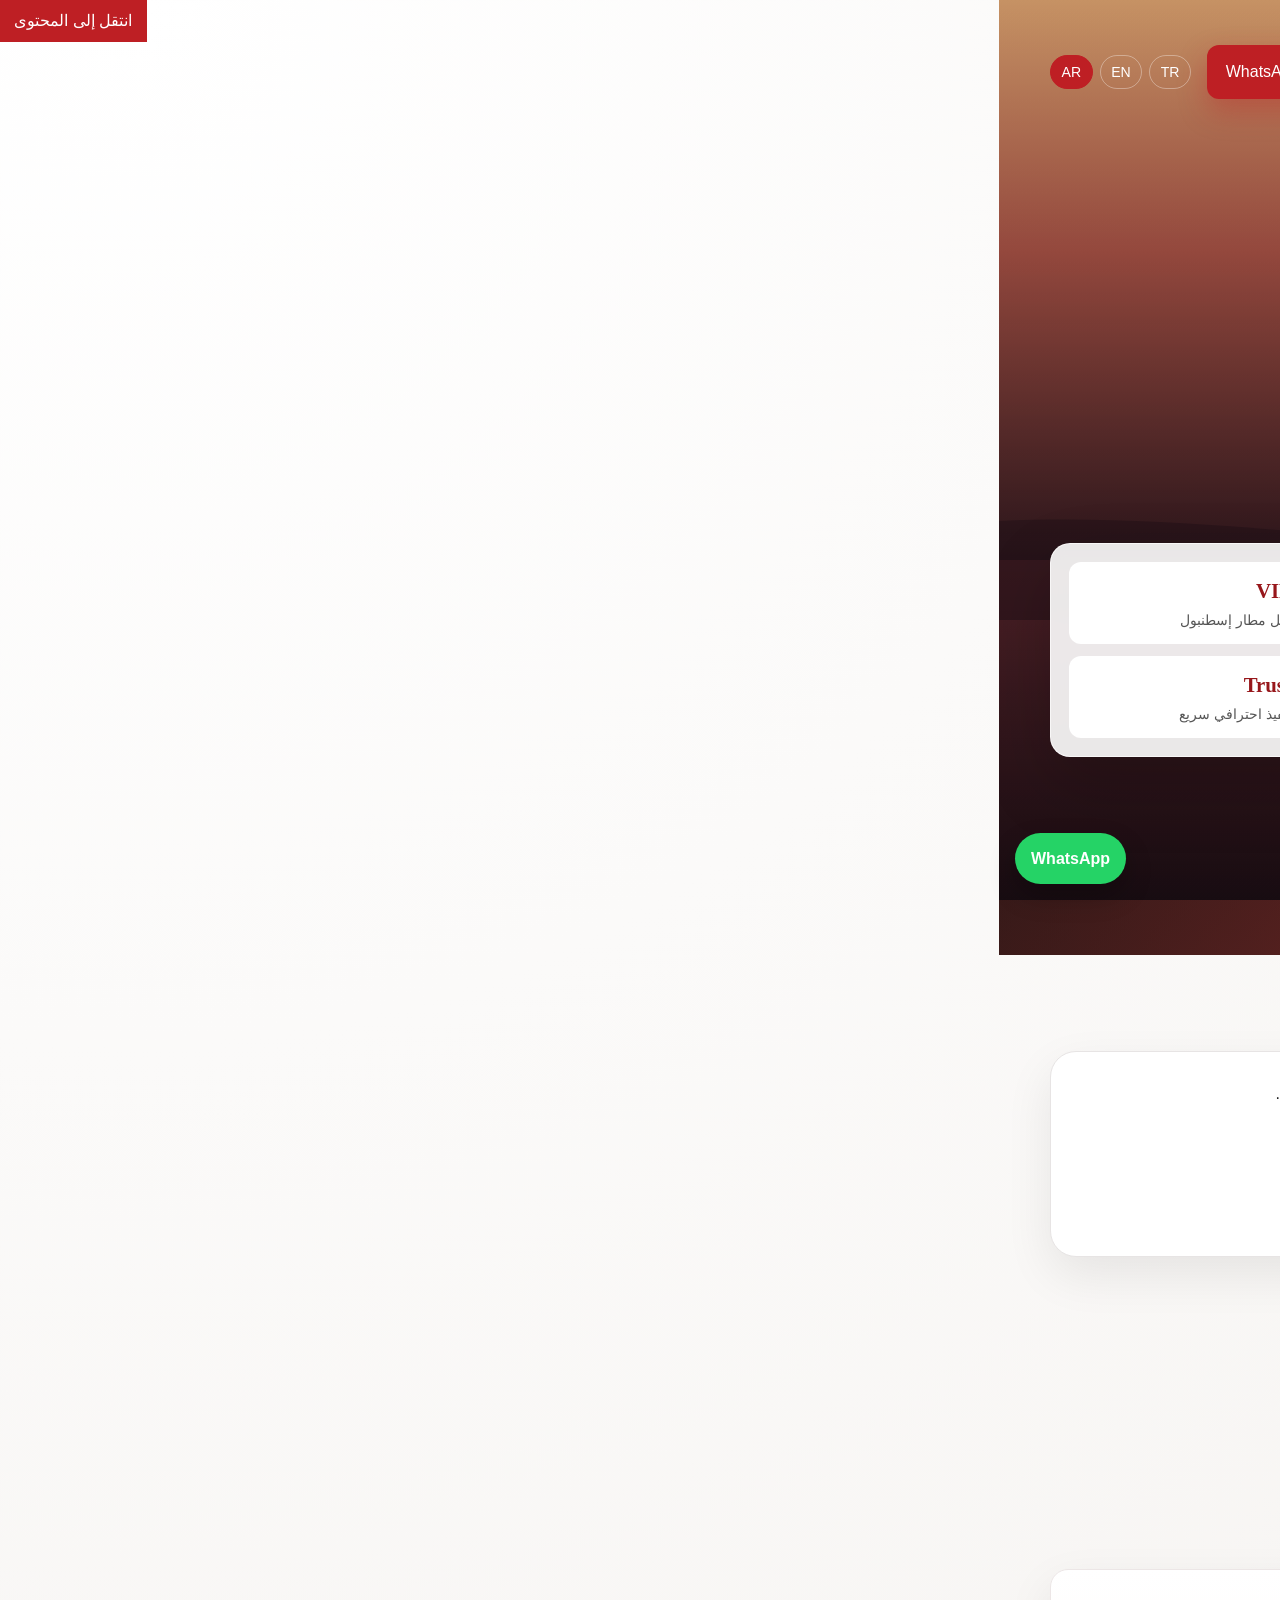
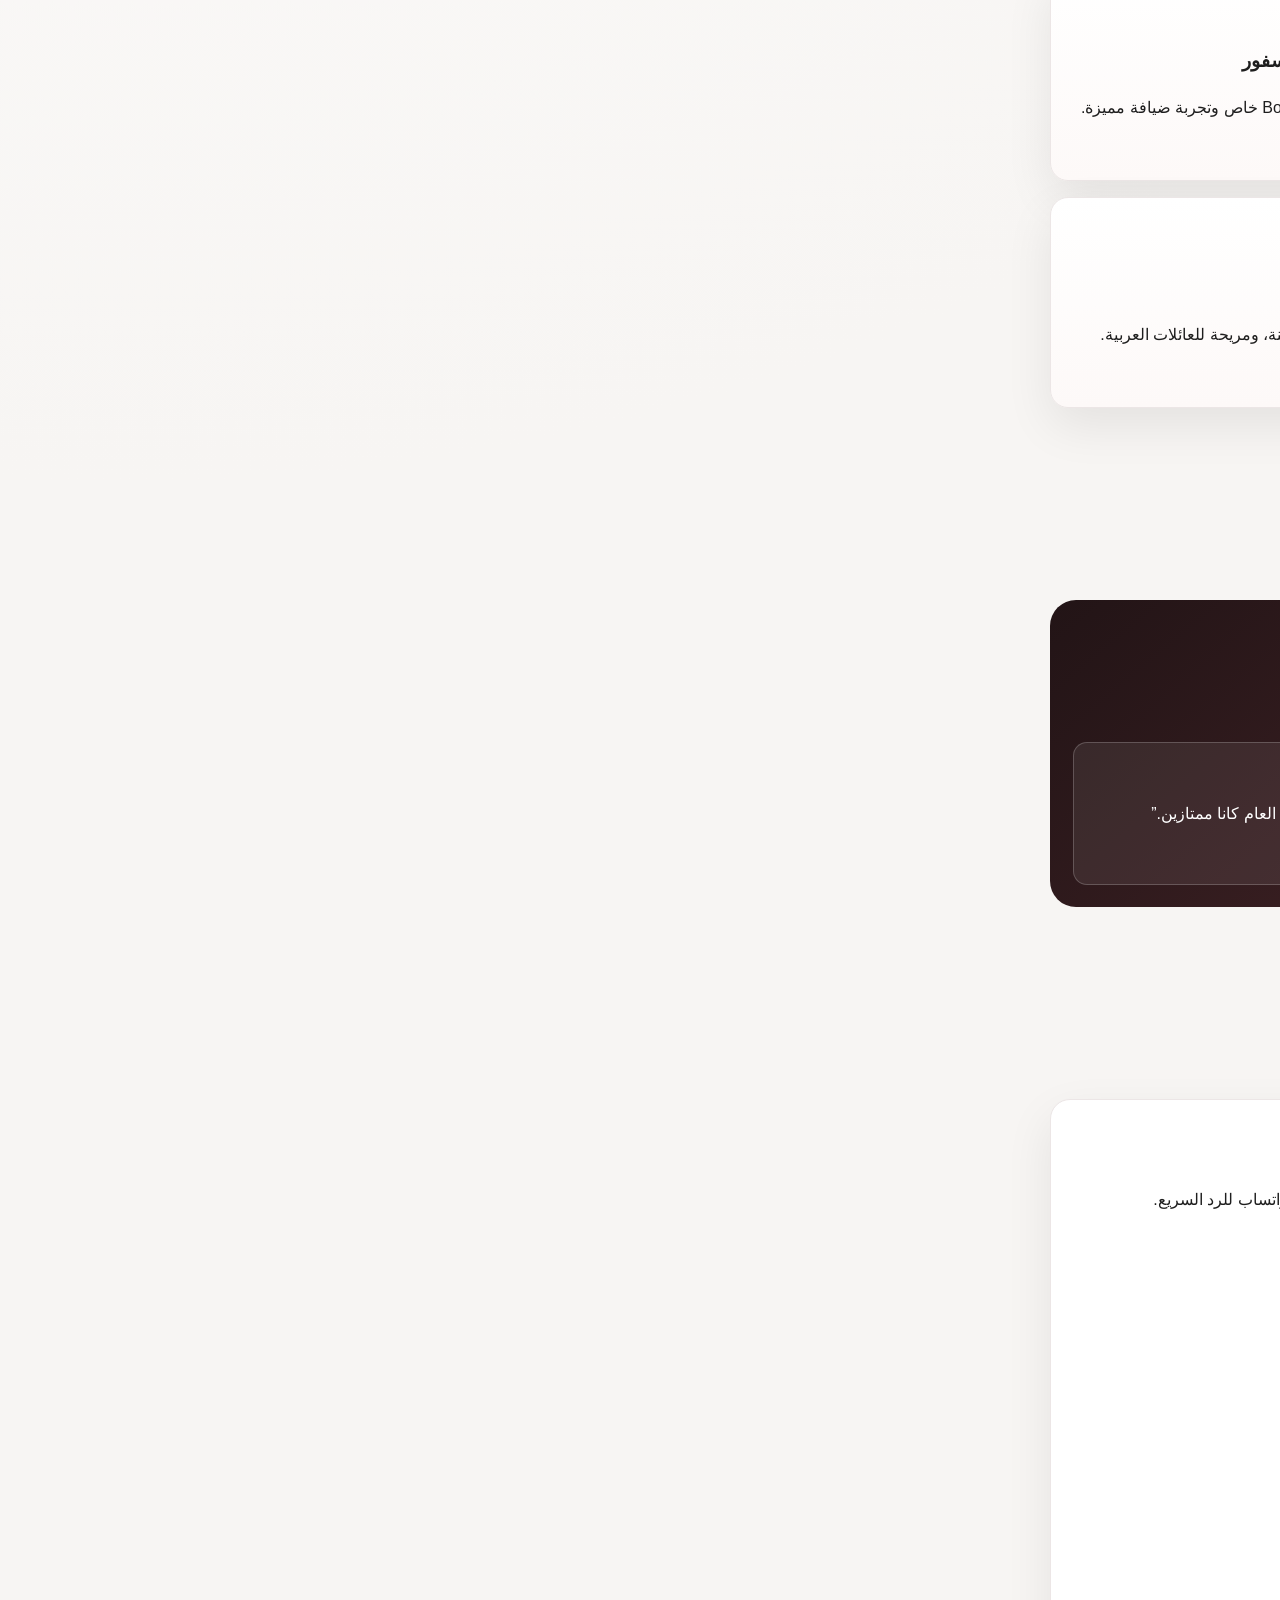
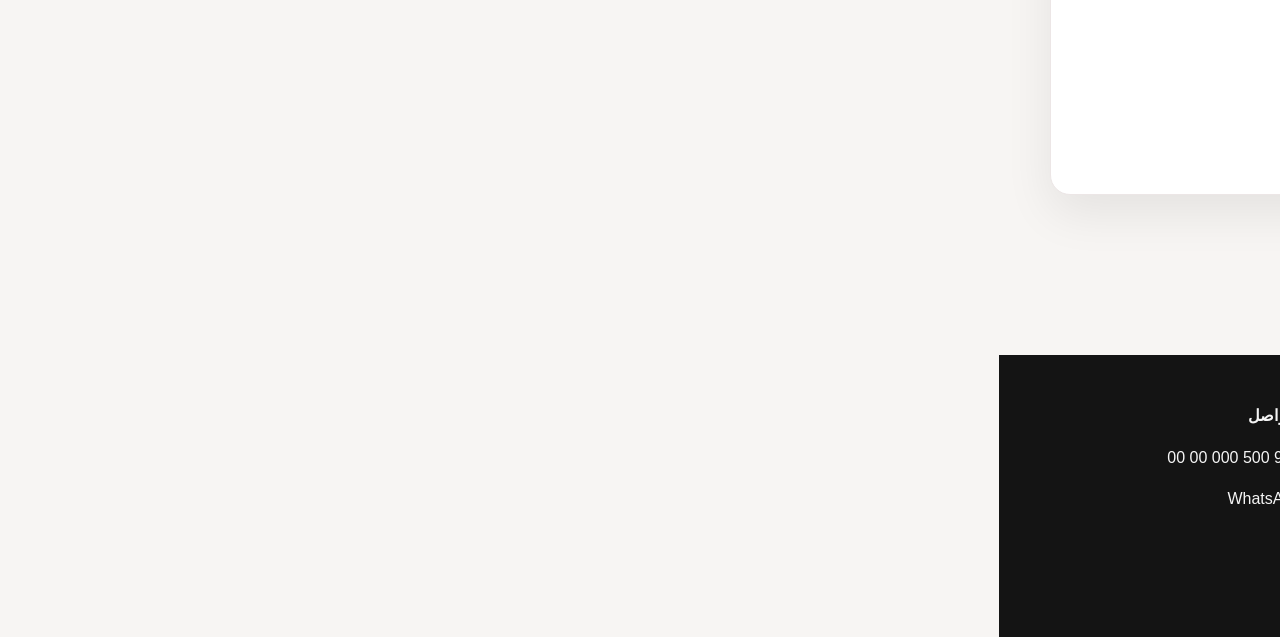
<file: ar/index.html>
<!doctype html>
<html lang="ar" dir="rtl">
<head>
  <meta charset="UTF-8"><meta name="viewport" content="width=device-width, initial-scale=1.0">
  <title>Şafak Tour | وكالة سفر فاخرة في إسطنبول وتركيا</title>
  <meta name="description" content="Şafak Tour وكالة سفر فاخرة تقدم حجز فنادق إسطنبول، نقل VIP، جولات يخوت البوسفور، وتخطيط رحلات خاصة للمسافرين العرب.">
  <meta name="robots" content="index,follow,max-image-preview:large">
  <link rel="canonical" href="https://www.safaktour.com/ar/"><link rel="alternate" hreflang="ar" href="https://www.safaktour.com/ar/"><link rel="alternate" hreflang="en" href="https://www.safaktour.com/en/"><link rel="alternate" hreflang="tr" href="https://www.safaktour.com/tr/"><link rel="alternate" hreflang="x-default" href="https://www.safaktour.com/en/">
  <meta property="og:type" content="website"><meta property="og:site_name" content="Şafak Tour"><meta property="og:title" content="Şafak Tour | خدمات سفر فاخرة في تركيا"><meta property="og:description" content="حجز فنادق، نقل مطار إسطنبول، وجولات يخت البوسفور للمسافرين العرب."><meta property="og:url" content="https://www.safaktour.com/ar/"><meta property="og:image" content="https://www.safaktour.com/assets/images/safak-tour-logo.svg">
  <meta name="twitter:card" content="summary_large_image"><meta name="twitter:title" content="Şafak Tour | وكالة سفر فاخرة"><meta name="twitter:description" content="تخطيط رحلة تركيا بخدمة VIP ودعم عربي احترافي."><meta name="twitter:image" content="https://www.safaktour.com/assets/images/safak-tour-logo.svg">
  <link rel="stylesheet" href="../assets/css/styles.css">
  <script type="application/ld+json">{"@context":"https://schema.org","@graph":[{"@type":"Organization","name":"Şafak Tour","url":"https://www.safaktour.com/","logo":"https://www.safaktour.com/assets/images/safak-tour-logo.svg"},{"@type":"TravelAgency","name":"Şafak Tour","url":"https://www.safaktour.com/ar/","description":"وكالة سفر في تركيا للمسافرين العرب.","areaServed":["Turkey","Istanbul","Middle East"],"priceRange":"$$$"},{"@type":"LocalBusiness","name":"Şafak Tour","address":{"@type":"PostalAddress","addressCountry":"TR","addressLocality":"Istanbul"},"telephone":"+90-500-000-00-00"}]}</script>
</head>
<body>
<a class="skip-link" href="#main">انتقل إلى المحتوى</a>
<header class="site-header"><div class="container nav-wrap"><a href="../ar/" class="brand"><img src="../assets/images/safak-tour-logo.svg" alt="شعار شفق تور"></a><button class="menu-btn" aria-label="فتح القائمة" aria-expanded="false">☰</button><ul class="nav-list"><li><a href="#why">لماذا نحن</a></li><li><a href="#services">الخدمات</a></li><li><a href="#reviews">آراء العملاء</a></li><li><a href="#quote">عرض سعر</a></li><li><a class="btn btn-primary" href="https://wa.me/905000000000" target="_blank" rel="noopener">WhatsApp</a></li><li class="lang-switcher"><a href="../tr/">TR</a><a href="../en/">EN</a><a class="active" href="../ar/">AR</a></li></ul></div></header>
<main id="main">
<section class="hero"><div class="hero-media" aria-hidden="true"></div><div class="container hero-grid"><div class="hero-copy reveal"><span class="kicker">رحلات فاخرة في إسطنبول وتركيا</span><h1>خدمات سفر فاخرة للمسافرين العرب إلى تركيا.</h1><p>تقدم Şafak Tour خبرة مميزة في حجز الفنادق، نقل VIP تركيا، جولات يخوت البوسفور، والتخطيط الخاص للعائلات والزوار من الشرق الأوسط.</p><div class="cta-row"><a class="btn btn-primary" href="#quote">اطلب عرضاً فاخراً</a><a class="btn btn-ghost" href="#services">استكشف الخدمات</a></div></div><aside class="trust-float reveal" data-stagger="1"><div class="stats"><div class="stat"><strong>24/7</strong><span>دعم عربي/تركي/إنجليزي</span></div><div class="stat"><strong>VIP</strong><span>نقل مطار إسطنبول</span></div><div class="stat"><strong>Bosphorus</strong><span>تنسيق جولات يخوت خاصة</span></div><div class="stat"><strong>Trust</strong><span>تنفيذ احترافي سريع</span></div></div></aside></div></section>
<section id="why" class="section"><div class="container editorial reveal"><div><h2>لماذا Şafak Tour</h2><p>نقدّم تجربة سفر راقية مبنية على الثقة، الفهم الثقافي، والدعم المستمر للمسافرين العرب في تركيا.</p></div><ul><li>خبرة حقيقية في Middle East travel to Turkey.</li><li>برامج مناسبة للعائلات والسياحة الراقية.</li><li>تنسيق كامل من الوصول حتى المغادرة.</li><li>استجابة سريعة وخدمة دقيقة.</li></ul></div></section>
<section id="services" class="section"><div class="container"><div class="section-head reveal"><h2>خدماتنا الفاخرة</h2><p>حلول متكاملة لـ luxury Turkey travel وإدارة رحلة إسطنبول الخاصة.</p></div><div class="grid-services"><article class="service-card reveal"><div class="service-icon">ف</div><h3>حجز الفنادق</h3><p>Turkey hotel booking وIstanbul hotel booking بخيارات فاخرة.</p></article><article class="service-card reveal" data-stagger="1"><div class="service-icon">ن</div><h3>نقل VIP</h3><p>VIP transfer Turkey وخدمة مطار إسطنبول باحترافية عالية.</p></article><article class="service-card reveal" data-stagger="2"><div class="service-icon">ي</div><h3>جولات يخت البوسفور</h3><p>Bosphorus yacht tour خاص وتجربة ضيافة مميزة.</p></article><article class="service-card reveal"><div class="service-icon">خ</div><h3>تخطيط خاص</h3><p>Istanbul private tours وبرامج مرنة حسب احتياجاتكم.</p></article><article class="service-card reveal" data-stagger="1"><div class="service-icon">د</div><h3>خدمة كونسيرج</h3><p>دعم فوري متعدد اللغات طوال الرحلة.</p></article><article class="service-card reveal" data-stagger="2"><div class="service-icon">ل</div><h3>سفر فاخر</h3><p>تجربة سفر راقية، آمنة، ومريحة للعائلات العربية.</p></article></div></div></section>
<section id="reviews" class="section"><div class="container reviews-band reveal"><div class="section-head"><h2>ثقة العملاء</h2><p>تقييمات حقيقية تعكس جودة الخدمة واهتمامنا بالتفاصيل.</p></div><div class="reviews-grid"><article class="review"><div class="stars">★★★★★</div><p>“أفضل تجربة حجز وتنسيق في إسطنبول.”</p><strong>— راشد، قطر</strong></article><article class="review"><div class="stars">★★★★★</div><p>“النقل والفندق كانا على مستوى VIP فعلاً.”</p><strong>— أمل، السعودية</strong></article><article class="review"><div class="stars">★★★★★</div><p>“جولة اليخت والتنظيم العام كانا ممتازين.”</p><strong>— يارا، الكويت</strong></article></div></div></section>
<section id="quote" class="section"><div class="container quote-shell reveal"><form id="quoteForm" class="quote-panel" data-whatsapp="905000000000" data-validation-msg="يرجى تعبئة الحقول المطلوبة بمعلومات صحيحة." data-date-msg="يجب أن يكون تاريخ المغادرة بعد تاريخ الوصول." data-msg-title="مرحباً Şafak Tour، أود الحصول على عرض سفر فاخر." data-full-name="الاسم" data-phone="الهاتف" data-nationality="الجنسية" data-service-type="نوع الخدمة" data-destination="الوجهة" data-check-in="الوصول" data-check-out="المغادرة" data-guests="الضيوف" data-notes="ملاحظات"><h2>طلب عرض سعر فاخر</h2><div class="field-grid"><div><label for="fullName">الاسم الكامل *</label><input id="fullName" name="fullName" required></div><div><label for="phone">رقم الهاتف *</label><input id="phone" name="phone" type="tel" inputmode="tel" required></div><div><label for="nationality">الجنسية *</label><input id="nationality" name="nationality" required></div><div><label for="serviceType">نوع الخدمة *</label><select id="serviceType" name="serviceType" required><option value="">اختر</option><option>حجز فندق</option><option>نقل VIP</option><option>جولة يخت</option><option>تخطيط خاص</option></select></div><div><label for="destination">الوجهة *</label><input id="destination" name="destination" value="Istanbul" required></div><div><label for="guests">عدد الضيوف *</label><input id="guests" name="guests" type="number" min="1" required></div><div><label for="checkIn">تاريخ الوصول *</label><input id="checkIn" name="checkIn" type="date" required></div><div><label for="checkOut">تاريخ المغادرة *</label><input id="checkOut" name="checkOut" type="date" required></div></div><div><label for="notes">ملاحظات</label><textarea id="notes" name="notes" placeholder="اكتب تفضيلات الرحلة."></textarea></div><div class="cta-row"><button class="btn btn-primary" type="submit">إرسال عبر WhatsApp</button></div></form><aside class="quote-aside"><h3>تحويل أسرع</h3><p>يرسل النموذج طلبكم مباشرة إلى فريقنا عبر واتساب للرد السريع.</p><p class="small">لا توجد أي دفعة مطلوبة الآن.</p></aside></div></section>
</main>
<a class="whatsapp-float" href="https://wa.me/905000000000?text=%D9%85%D8%B1%D8%AD%D8%A8%D8%A7%D9%8B%20%D8%B4%D9%81%D9%82%20%D8%AA%D9%88%D8%B1%D8%8C%20%D8%A3%D8%B1%D9%8A%D8%AF%20%D8%AF%D8%B9%D9%85%D8%A7%D9%8B%20%D9%81%D8%A7%D8%AE%D8%B1%D8%A7%D9%8B%20%D9%84%D8%B1%D8%AD%D9%84%D8%A9%20%D8%AA%D8%B1%D9%83%D9%8A%D8%A7." target="_blank" rel="noopener">WhatsApp</a>
<footer><div class="container footer-grid"><div><a class="brand" href="../ar/"><img src="../assets/images/safak-tour-logo.svg" alt="شعار شفق تور في الفوتر"></a><p class="small">خدمات سفر فاخرة للمسافرين العرب إلى تركيا.</p></div><div><h3 class="footer-title">روابط سريعة</h3><p><a href="#why">لماذا نحن</a></p><p><a href="#services">الخدمات</a></p><p><a href="#quote">عرض سعر</a></p></div><div><h3 class="footer-title">اللغات</h3><p><a href="../tr/">Türkçe</a></p><p><a href="../en/">English</a></p><p><a href="../ar/">العربية</a></p></div><div><h3 class="footer-title">التواصل</h3><p><a href="tel:+905000000000">+90 500 000 00 00</a></p><p><a href="https://wa.me/905000000000" target="_blank" rel="noopener">WhatsApp</a></p></div></div></footer>
<script src="../assets/js/main.js" defer></script>
</body></html>
</file>
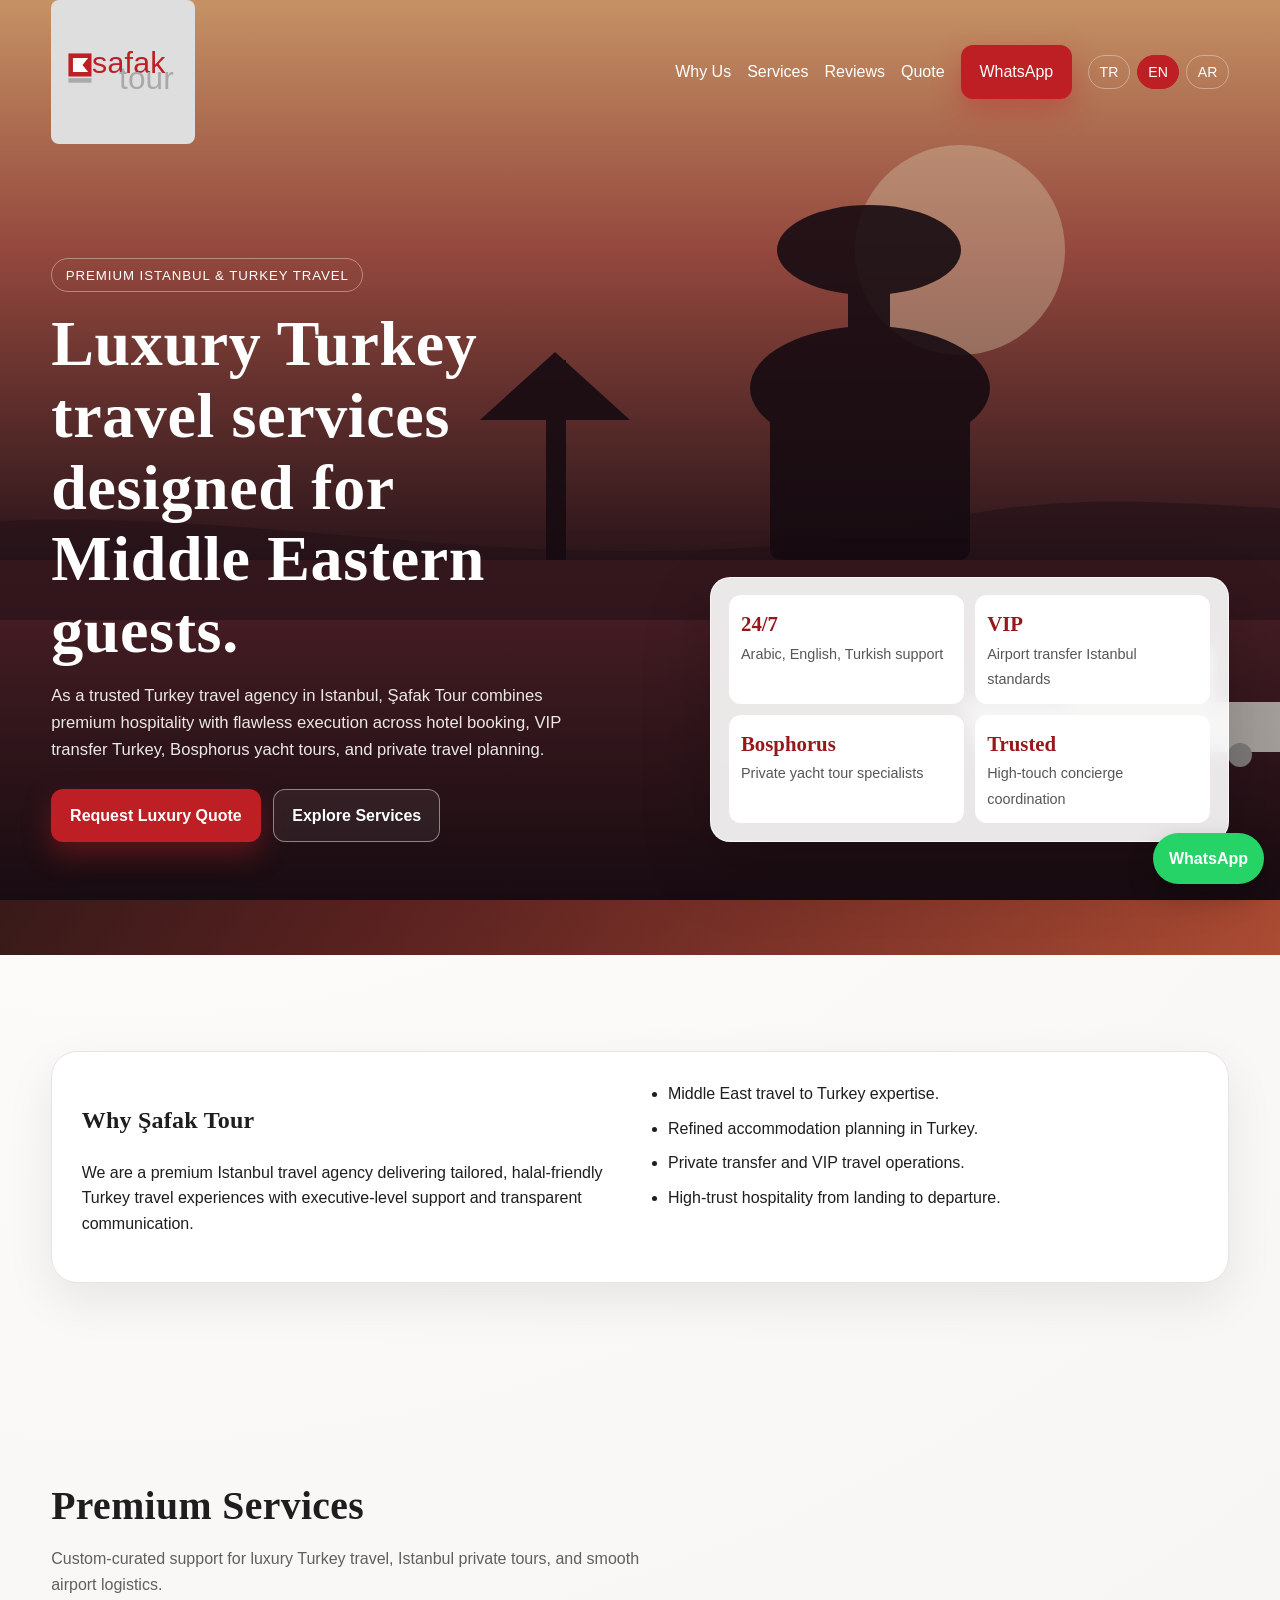
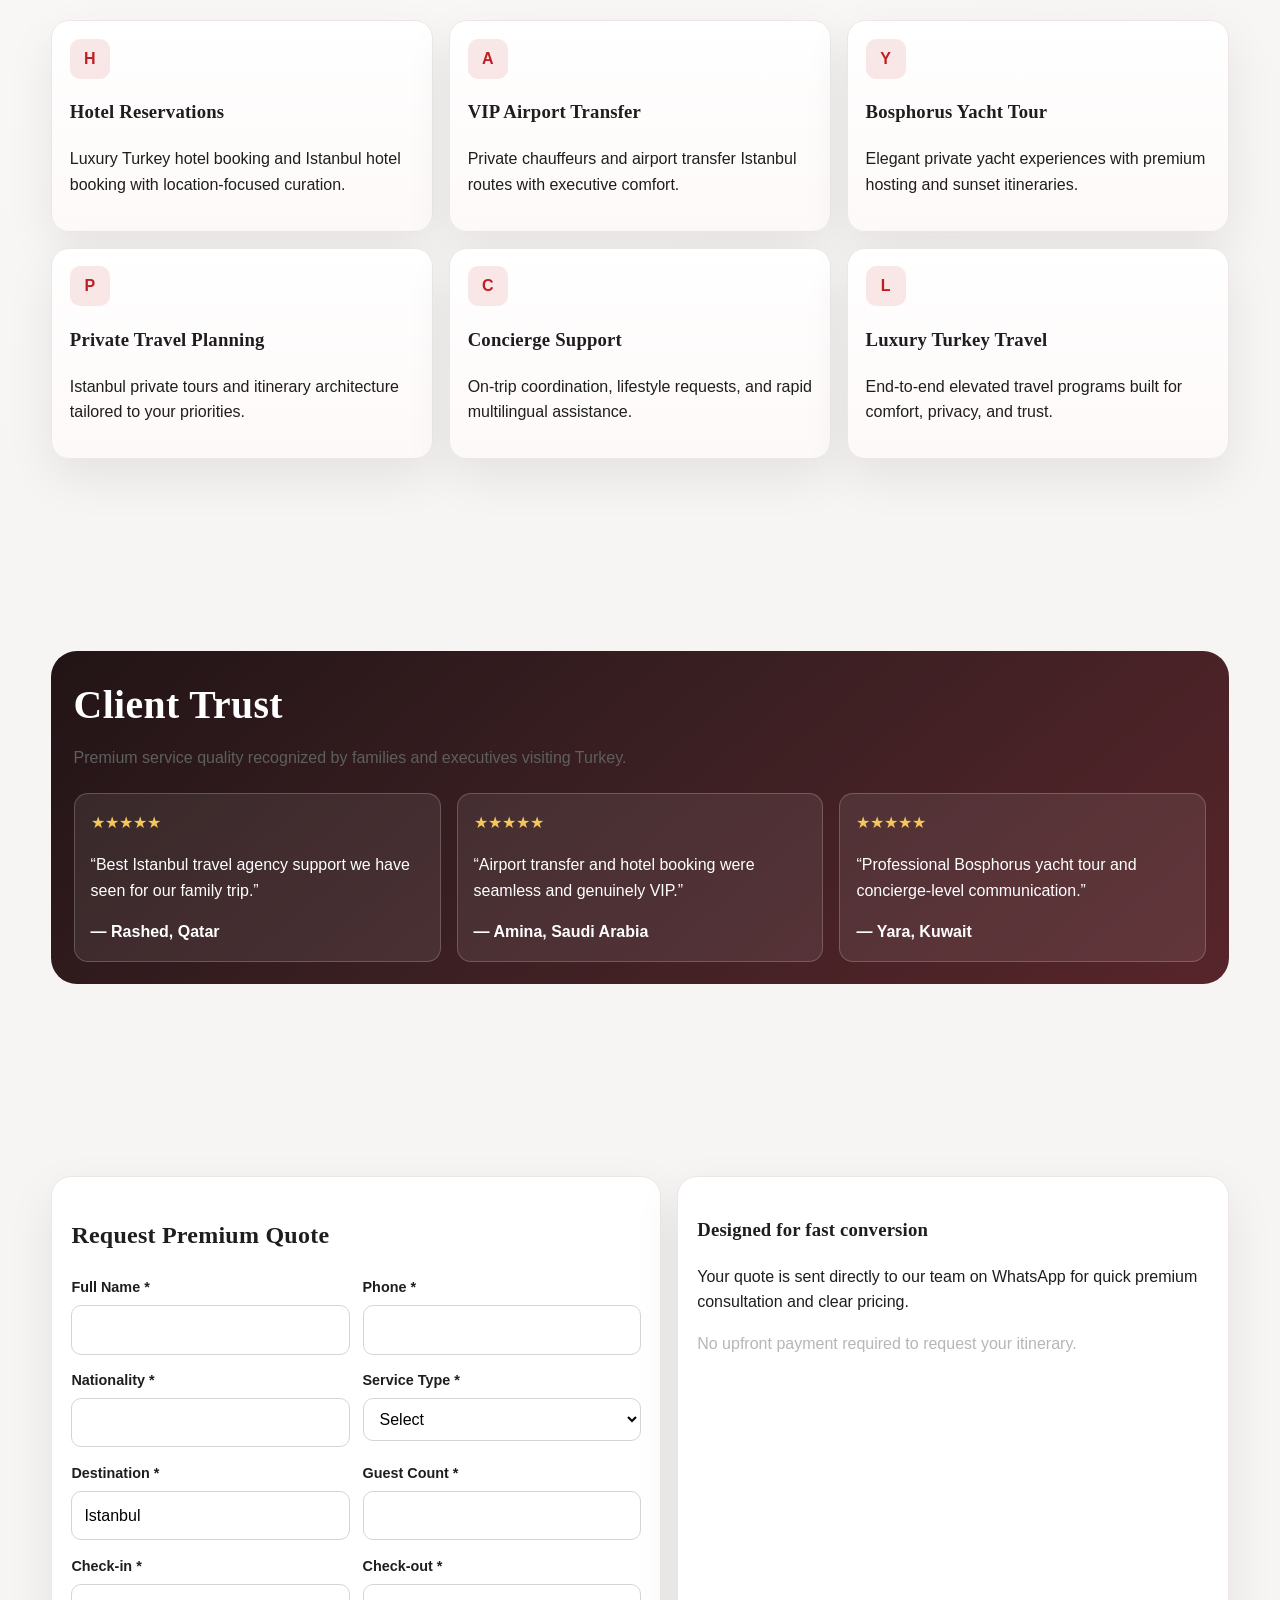
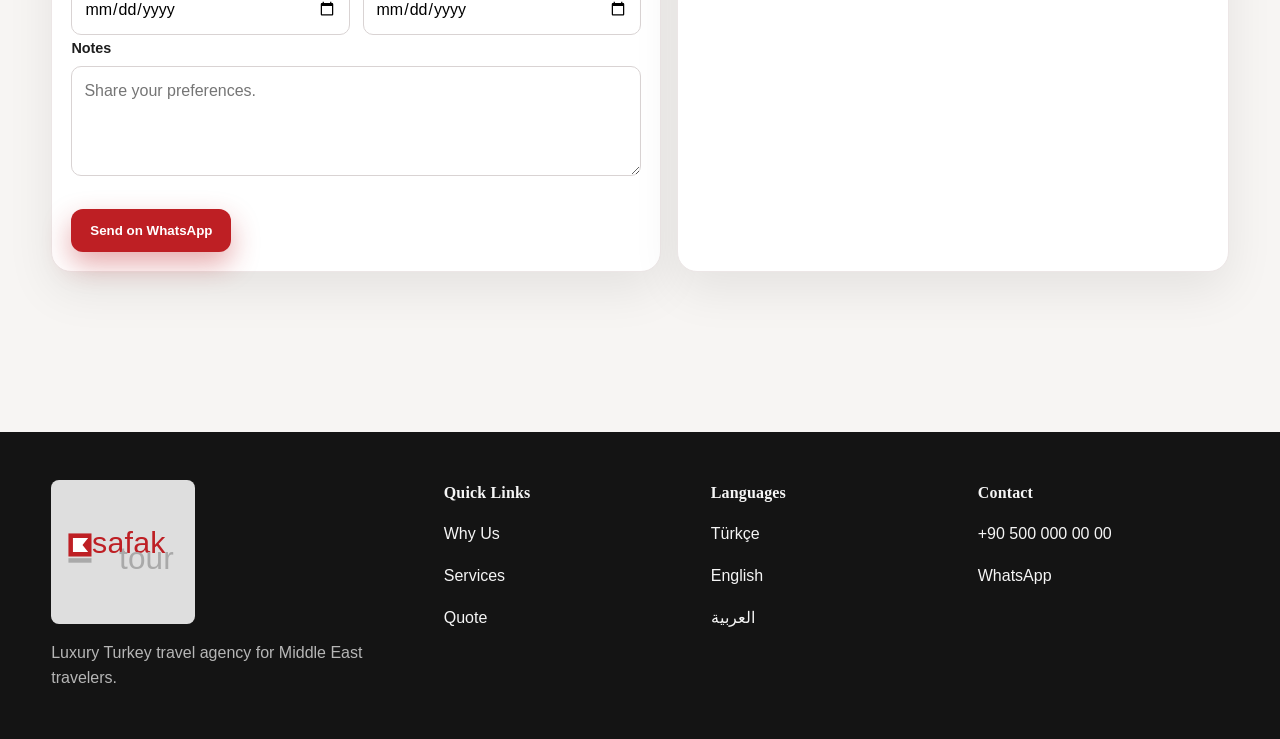
<file: en/index.html>
<!doctype html>
<html lang="en">
<head>
  <meta charset="UTF-8">
  <meta name="viewport" content="width=device-width, initial-scale=1.0">
  <title>Şafak Tour | Luxury Turkey Travel Agency in Istanbul</title>
  <meta name="description" content="Premium Turkey travel agency in Istanbul for hotel booking, VIP transfer Turkey, Bosphorus yacht tours, and private luxury travel planning.">
  <meta name="robots" content="index,follow,max-image-preview:large">
  <link rel="canonical" href="https://www.safaktour.com/en/">
  <link rel="alternate" hreflang="tr" href="https://www.safaktour.com/tr/">
  <link rel="alternate" hreflang="en" href="https://www.safaktour.com/en/">
  <link rel="alternate" hreflang="ar" href="https://www.safaktour.com/ar/">
  <link rel="alternate" hreflang="x-default" href="https://www.safaktour.com/en/">
  <meta property="og:type" content="website">
  <meta property="og:site_name" content="Şafak Tour">
  <meta property="og:title" content="Şafak Tour | Luxury Turkey Travel Agency">
  <meta property="og:description" content="Istanbul hotel booking, airport transfer, Bosphorus yacht tours, and concierge support for Middle East travelers.">
  <meta property="og:url" content="https://www.safaktour.com/en/">
  <meta property="og:image" content="https://www.safaktour.com/assets/images/safak-tour-logo.svg">
  <meta name="twitter:card" content="summary_large_image">
  <meta name="twitter:title" content="Şafak Tour | Luxury Turkey Travel Agency">
  <meta name="twitter:description" content="Premium Istanbul private tours, hotel booking, and VIP transfer services in Turkey.">
  <meta name="twitter:image" content="https://www.safaktour.com/assets/images/safak-tour-logo.svg">
  <link rel="stylesheet" href="../assets/css/styles.css">
  <script type="application/ld+json">{"@context":"https://schema.org","@graph":[{"@type":"Organization","name":"Şafak Tour","url":"https://www.safaktour.com/","logo":"https://www.safaktour.com/assets/images/safak-tour-logo.svg"},{"@type":"TravelAgency","name":"Şafak Tour","url":"https://www.safaktour.com/en/","description":"Luxury Turkey travel agency for Istanbul hotel booking, VIP transfer, and Bosphorus yacht tours.","areaServed":["Turkey","Istanbul","Middle East"],"priceRange":"$$$"},{"@type":"LocalBusiness","name":"Şafak Tour","address":{"@type":"PostalAddress","addressCountry":"TR","addressLocality":"Istanbul"},"telephone":"+90-500-000-00-00"}]}</script>
</head>
<body>
<a class="skip-link" href="#main">Skip to content</a>
<header class="site-header">
  <div class="container nav-wrap">
    <a href="../en/" class="brand"><img src="../assets/images/safak-tour-logo.svg" alt="Şafak Tour logo"></a>
    <button class="menu-btn" aria-label="Open menu" aria-expanded="false">☰</button>
    <ul class="nav-list">
      <li><a href="#why">Why Us</a></li>
      <li><a href="#services">Services</a></li>
      <li><a href="#reviews">Reviews</a></li>
      <li><a href="#quote">Quote</a></li>
      <li><a class="btn btn-primary" href="https://wa.me/905000000000" target="_blank" rel="noopener">WhatsApp</a></li>
      <li class="lang-switcher"><a href="../tr/">TR</a><a class="active" href="../en/">EN</a><a href="../ar/">AR</a></li>
    </ul>
  </div>
</header>

<main id="main">
  <section class="hero">
    <div class="hero-media" aria-hidden="true"></div>
    <div class="container hero-grid">
      <div class="hero-copy reveal">
        <span class="kicker">Premium Istanbul & Turkey Travel</span>
        <h1>Luxury Turkey travel services designed for Middle Eastern guests.</h1>
        <p>As a trusted Turkey travel agency in Istanbul, Şafak Tour combines premium hospitality with flawless execution across hotel booking, VIP transfer Turkey, Bosphorus yacht tours, and private travel planning.</p>
        <div class="cta-row">
          <a class="btn btn-primary" href="#quote">Request Luxury Quote</a>
          <a class="btn btn-ghost" href="#services">Explore Services</a>
        </div>
      </div>
      <aside class="trust-float reveal" data-stagger="1">
        <div class="stats">
          <div class="stat"><strong>24/7</strong><span>Arabic, English, Turkish support</span></div>
          <div class="stat"><strong>VIP</strong><span>Airport transfer Istanbul standards</span></div>
          <div class="stat"><strong>Bosphorus</strong><span>Private yacht tour specialists</span></div>
          <div class="stat"><strong>Trusted</strong><span>High-touch concierge coordination</span></div>
        </div>
      </aside>
    </div>
  </section>

  <section id="why" class="section">
    <div class="container editorial reveal">
      <div>
        <h2>Why Şafak Tour</h2>
        <p>We are a premium Istanbul travel agency delivering tailored, halal-friendly Turkey travel experiences with executive-level support and transparent communication.</p>
      </div>
      <ul>
        <li>Middle East travel to Turkey expertise.</li>
        <li>Refined accommodation planning in Turkey.</li>
        <li>Private transfer and VIP travel operations.</li>
        <li>High-trust hospitality from landing to departure.</li>
      </ul>
    </div>
  </section>

  <section id="services" class="section">
    <div class="container">
      <div class="section-head reveal"><h2>Premium Services</h2><p>Custom-curated support for luxury Turkey travel, Istanbul private tours, and smooth airport logistics.</p></div>
      <div class="grid-services">
        <article class="service-card reveal"><div class="service-icon">H</div><h3>Hotel Reservations</h3><p>Luxury Turkey hotel booking and Istanbul hotel booking with location-focused curation.</p></article>
        <article class="service-card reveal" data-stagger="1"><div class="service-icon">A</div><h3>VIP Airport Transfer</h3><p>Private chauffeurs and airport transfer Istanbul routes with executive comfort.</p></article>
        <article class="service-card reveal" data-stagger="2"><div class="service-icon">Y</div><h3>Bosphorus Yacht Tour</h3><p>Elegant private yacht experiences with premium hosting and sunset itineraries.</p></article>
        <article class="service-card reveal"><div class="service-icon">P</div><h3>Private Travel Planning</h3><p>Istanbul private tours and itinerary architecture tailored to your priorities.</p></article>
        <article class="service-card reveal" data-stagger="1"><div class="service-icon">C</div><h3>Concierge Support</h3><p>On-trip coordination, lifestyle requests, and rapid multilingual assistance.</p></article>
        <article class="service-card reveal" data-stagger="2"><div class="service-icon">L</div><h3>Luxury Turkey Travel</h3><p>End-to-end elevated travel programs built for comfort, privacy, and trust.</p></article>
      </div>
    </div>
  </section>

  <section id="reviews" class="section">
    <div class="container reviews-band reveal">
      <div class="section-head"><h2>Client Trust</h2><p>Premium service quality recognized by families and executives visiting Turkey.</p></div>
      <div class="reviews-grid">
        <article class="review"><div class="stars">★★★★★</div><p>“Best Istanbul travel agency support we have seen for our family trip.”</p><strong>— Rashed, Qatar</strong></article>
        <article class="review"><div class="stars">★★★★★</div><p>“Airport transfer and hotel booking were seamless and genuinely VIP.”</p><strong>— Amina, Saudi Arabia</strong></article>
        <article class="review"><div class="stars">★★★★★</div><p>“Professional Bosphorus yacht tour and concierge-level communication.”</p><strong>— Yara, Kuwait</strong></article>
      </div>
    </div>
  </section>

  <section id="quote" class="section">
    <div class="container quote-shell reveal">
      <form id="quoteForm" class="quote-panel" data-whatsapp="905000000000" data-validation-msg="Please complete all required fields with valid details." data-date-msg="Check-out date must be after check-in date." data-msg-title="Hello Şafak Tour, I would like a premium travel quote." data-full-name="Full Name" data-phone="Phone" data-nationality="Nationality" data-service-type="Service Type" data-destination="Destination" data-check-in="Check-in" data-check-out="Check-out" data-guests="Guests" data-notes="Notes">
        <h2>Request Premium Quote</h2>
        <div class="field-grid">
          <div><label for="fullName">Full Name *</label><input id="fullName" name="fullName" required></div>
          <div><label for="phone">Phone *</label><input id="phone" name="phone" type="tel" inputmode="tel" required></div>
          <div><label for="nationality">Nationality *</label><input id="nationality" name="nationality" required></div>
          <div><label for="serviceType">Service Type *</label><select id="serviceType" name="serviceType" required><option value="">Select</option><option>Hotel Reservation</option><option>VIP Airport Transfer</option><option>Bosphorus Yacht Tour</option><option>Private Planning</option></select></div>
          <div><label for="destination">Destination *</label><input id="destination" name="destination" value="Istanbul" required></div>
          <div><label for="guests">Guest Count *</label><input id="guests" name="guests" type="number" min="1" required></div>
          <div><label for="checkIn">Check-in *</label><input id="checkIn" name="checkIn" type="date" required></div>
          <div><label for="checkOut">Check-out *</label><input id="checkOut" name="checkOut" type="date" required></div>
        </div>
        <div><label for="notes">Notes</label><textarea id="notes" name="notes" placeholder="Share your preferences."></textarea></div>
        <div class="cta-row"><button class="btn btn-primary" type="submit">Send on WhatsApp</button></div>
      </form>
      <aside class="quote-aside">
        <h3>Designed for fast conversion</h3>
        <p>Your quote is sent directly to our team on WhatsApp for quick premium consultation and clear pricing.</p>
        <p class="small">No upfront payment required to request your itinerary.</p>
      </aside>
    </div>
  </section>
</main>

<a class="whatsapp-float" href="https://wa.me/905000000000?text=Hello%20%C5%9Eafak%20Tour%2C%20I%20need%20premium%20travel%20assistance%20in%20Turkey." target="_blank" rel="noopener">WhatsApp</a>
<footer>
  <div class="container footer-grid">
    <div><a class="brand" href="../en/"><img src="../assets/images/safak-tour-logo.svg" alt="Şafak Tour footer logo"></a><p class="small">Luxury Turkey travel agency for Middle East travelers.</p></div>
    <div><h3 class="footer-title">Quick Links</h3><p><a href="#why">Why Us</a></p><p><a href="#services">Services</a></p><p><a href="#quote">Quote</a></p></div>
    <div><h3 class="footer-title">Languages</h3><p><a href="../tr/">Türkçe</a></p><p><a href="../en/">English</a></p><p><a href="../ar/">العربية</a></p></div>
    <div><h3 class="footer-title">Contact</h3><p><a href="tel:+905000000000">+90 500 000 00 00</a></p><p><a href="https://wa.me/905000000000" target="_blank" rel="noopener">WhatsApp</a></p></div>
  </div>
</footer>
<script src="../assets/js/main.js" defer></script>
</body>
</html>
</file>
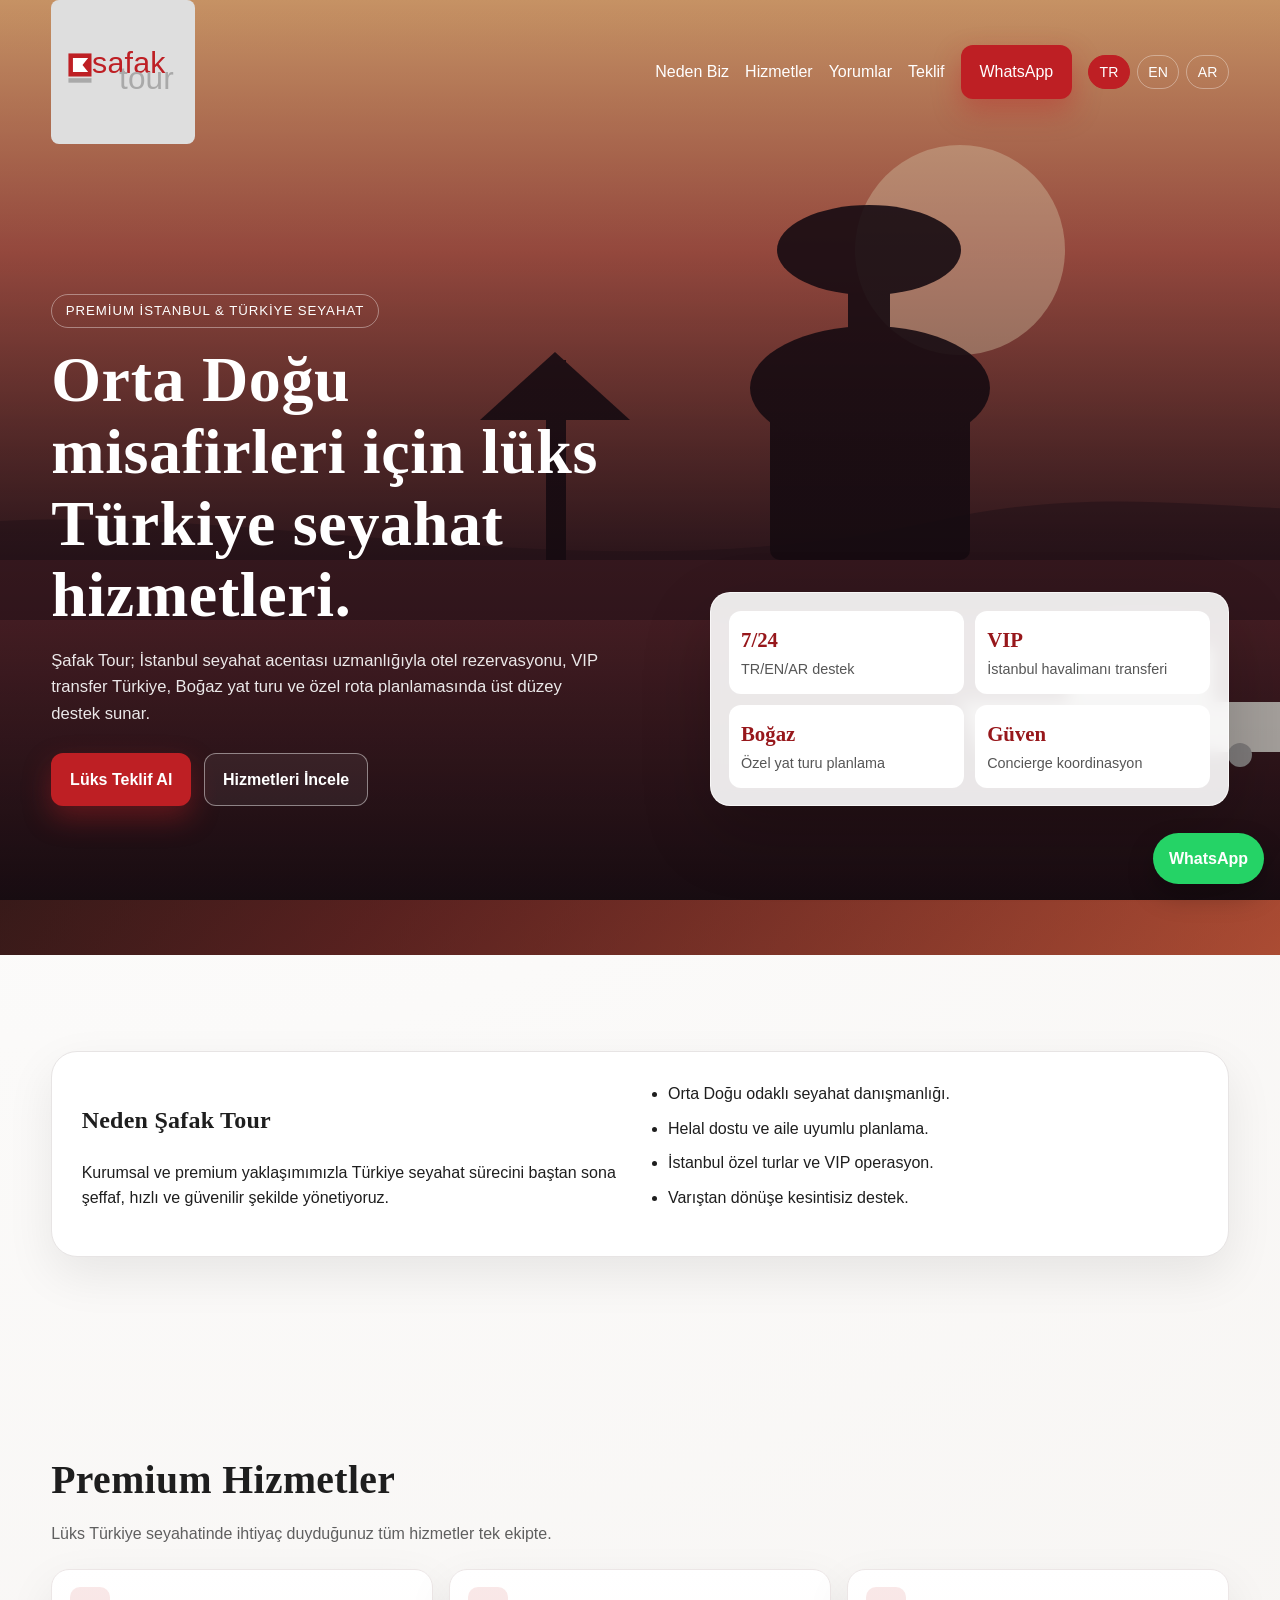
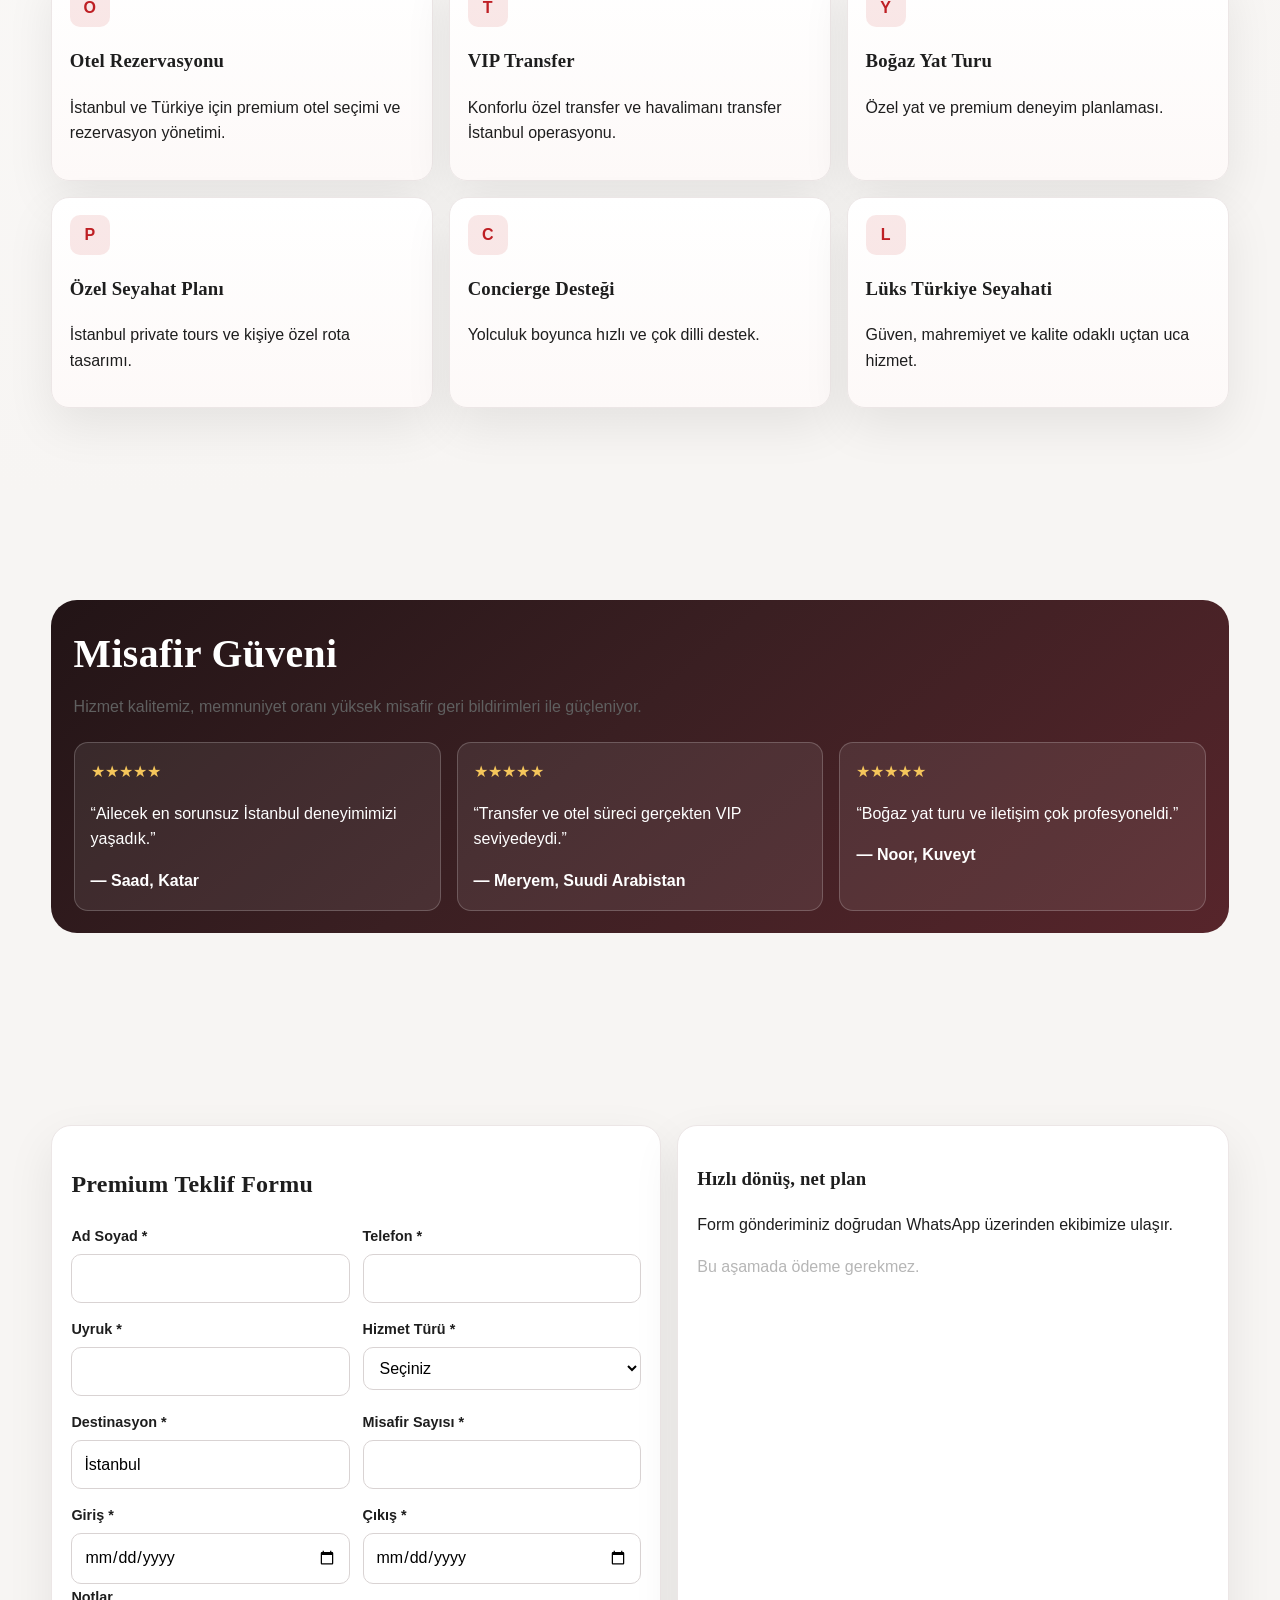
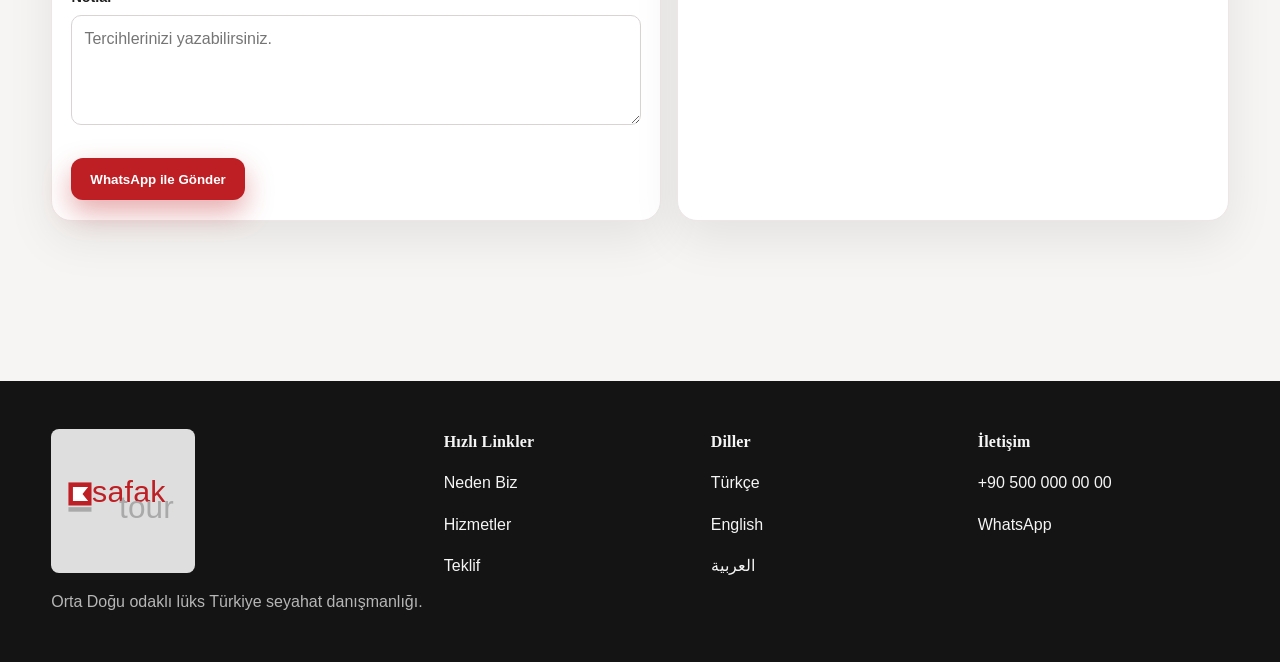
<file: tr/index.html>
<!doctype html>
<html lang="tr">
<head>
  <meta charset="UTF-8"><meta name="viewport" content="width=device-width, initial-scale=1.0">
  <title>Şafak Tour | İstanbul Merkezli Lüks Türkiye Seyahat Acentası</title>
  <meta name="description" content="Şafak Tour; İstanbul otel rezervasyonu, VIP transfer, Boğaz yat turu ve özel seyahat planlaması sunan premium Türkiye seyahat acentasıdır.">
  <meta name="robots" content="index,follow,max-image-preview:large">
  <link rel="canonical" href="https://www.safaktour.com/tr/"><link rel="alternate" hreflang="tr" href="https://www.safaktour.com/tr/"><link rel="alternate" hreflang="en" href="https://www.safaktour.com/en/"><link rel="alternate" hreflang="ar" href="https://www.safaktour.com/ar/"><link rel="alternate" hreflang="x-default" href="https://www.safaktour.com/en/">
  <meta property="og:type" content="website"><meta property="og:site_name" content="Şafak Tour"><meta property="og:title" content="Şafak Tour | Lüks Türkiye Seyahat"><meta property="og:description" content="İstanbul özel turlar, VIP transfer ve premium konaklama planlaması."><meta property="og:url" content="https://www.safaktour.com/tr/"><meta property="og:image" content="https://www.safaktour.com/assets/images/safak-tour-logo.svg">
  <meta name="twitter:card" content="summary_large_image"><meta name="twitter:title" content="Şafak Tour | Lüks Türkiye Seyahat"><meta name="twitter:description" content="Orta Doğu misafirlerine özel premium İstanbul seyahat desteği."><meta name="twitter:image" content="https://www.safaktour.com/assets/images/safak-tour-logo.svg">
  <link rel="stylesheet" href="../assets/css/styles.css">
  <script type="application/ld+json">{"@context":"https://schema.org","@graph":[{"@type":"Organization","name":"Şafak Tour","url":"https://www.safaktour.com/","logo":"https://www.safaktour.com/assets/images/safak-tour-logo.svg"},{"@type":"TravelAgency","name":"Şafak Tour","url":"https://www.safaktour.com/tr/","description":"Türkiye ve İstanbul odaklı premium seyahat acentası.","areaServed":["Türkiye","İstanbul","Orta Doğu"],"priceRange":"$$$"},{"@type":"LocalBusiness","name":"Şafak Tour","address":{"@type":"PostalAddress","addressCountry":"TR","addressLocality":"İstanbul"},"telephone":"+90-500-000-00-00"}]}</script>
</head>
<body>
<a class="skip-link" href="#main">İçeriğe geç</a>
<header class="site-header"><div class="container nav-wrap"><a href="../tr/" class="brand"><img src="../assets/images/safak-tour-logo.svg" alt="Şafak Tour logo"></a><button class="menu-btn" aria-label="Menüyü aç" aria-expanded="false">☰</button><ul class="nav-list"><li><a href="#why">Neden Biz</a></li><li><a href="#services">Hizmetler</a></li><li><a href="#reviews">Yorumlar</a></li><li><a href="#quote">Teklif</a></li><li><a class="btn btn-primary" href="https://wa.me/905000000000" target="_blank" rel="noopener">WhatsApp</a></li><li class="lang-switcher"><a class="active" href="../tr/">TR</a><a href="../en/">EN</a><a href="../ar/">AR</a></li></ul></div></header>
<main id="main">
<section class="hero"><div class="hero-media" aria-hidden="true"></div><div class="container hero-grid"><div class="hero-copy reveal"><span class="kicker">Premium İstanbul & Türkiye Seyahat</span><h1>Orta Doğu misafirleri için lüks Türkiye seyahat hizmetleri.</h1><p>Şafak Tour; İstanbul seyahat acentası uzmanlığıyla otel rezervasyonu, VIP transfer Türkiye, Boğaz yat turu ve özel rota planlamasında üst düzey destek sunar.</p><div class="cta-row"><a class="btn btn-primary" href="#quote">Lüks Teklif Al</a><a class="btn btn-ghost" href="#services">Hizmetleri İncele</a></div></div><aside class="trust-float reveal" data-stagger="1"><div class="stats"><div class="stat"><strong>7/24</strong><span>TR/EN/AR destek</span></div><div class="stat"><strong>VIP</strong><span>İstanbul havalimanı transferi</span></div><div class="stat"><strong>Boğaz</strong><span>Özel yat turu planlama</span></div><div class="stat"><strong>Güven</strong><span>Concierge koordinasyon</span></div></div></aside></div></section>
<section id="why" class="section"><div class="container editorial reveal"><div><h2>Neden Şafak Tour</h2><p>Kurumsal ve premium yaklaşımımızla Türkiye seyahat sürecini baştan sona şeffaf, hızlı ve güvenilir şekilde yönetiyoruz.</p></div><ul><li>Orta Doğu odaklı seyahat danışmanlığı.</li><li>Helal dostu ve aile uyumlu planlama.</li><li>İstanbul özel turlar ve VIP operasyon.</li><li>Varıştan dönüşe kesintisiz destek.</li></ul></div></section>
<section id="services" class="section"><div class="container"><div class="section-head reveal"><h2>Premium Hizmetler</h2><p>Lüks Türkiye seyahatinde ihtiyaç duyduğunuz tüm hizmetler tek ekipte.</p></div><div class="grid-services"><article class="service-card reveal"><div class="service-icon">O</div><h3>Otel Rezervasyonu</h3><p>İstanbul ve Türkiye için premium otel seçimi ve rezervasyon yönetimi.</p></article><article class="service-card reveal" data-stagger="1"><div class="service-icon">T</div><h3>VIP Transfer</h3><p>Konforlu özel transfer ve havalimanı transfer İstanbul operasyonu.</p></article><article class="service-card reveal" data-stagger="2"><div class="service-icon">Y</div><h3>Boğaz Yat Turu</h3><p>Özel yat ve premium deneyim planlaması.</p></article><article class="service-card reveal"><div class="service-icon">P</div><h3>Özel Seyahat Planı</h3><p>İstanbul private tours ve kişiye özel rota tasarımı.</p></article><article class="service-card reveal" data-stagger="1"><div class="service-icon">C</div><h3>Concierge Desteği</h3><p>Yolculuk boyunca hızlı ve çok dilli destek.</p></article><article class="service-card reveal" data-stagger="2"><div class="service-icon">L</div><h3>Lüks Türkiye Seyahati</h3><p>Güven, mahremiyet ve kalite odaklı uçtan uca hizmet.</p></article></div></div></section>
<section id="reviews" class="section"><div class="container reviews-band reveal"><div class="section-head"><h2>Misafir Güveni</h2><p>Hizmet kalitemiz, memnuniyet oranı yüksek misafir geri bildirimleri ile güçleniyor.</p></div><div class="reviews-grid"><article class="review"><div class="stars">★★★★★</div><p>“Ailecek en sorunsuz İstanbul deneyimimizi yaşadık.”</p><strong>— Saad, Katar</strong></article><article class="review"><div class="stars">★★★★★</div><p>“Transfer ve otel süreci gerçekten VIP seviyedeydi.”</p><strong>— Meryem, Suudi Arabistan</strong></article><article class="review"><div class="stars">★★★★★</div><p>“Boğaz yat turu ve iletişim çok profesyoneldi.”</p><strong>— Noor, Kuveyt</strong></article></div></div></section>
<section id="quote" class="section"><div class="container quote-shell reveal"><form id="quoteForm" class="quote-panel" data-whatsapp="905000000000" data-validation-msg="Lütfen zorunlu alanları geçerli bilgilerle doldurun." data-date-msg="Çıkış tarihi giriş tarihinden sonra olmalıdır." data-msg-title="Merhaba Şafak Tour, premium seyahat teklifi almak istiyorum." data-full-name="Ad Soyad" data-phone="Telefon" data-nationality="Uyruk" data-service-type="Hizmet Türü" data-destination="Destinasyon" data-check-in="Giriş" data-check-out="Çıkış" data-guests="Misafir" data-notes="Notlar"><h2>Premium Teklif Formu</h2><div class="field-grid"><div><label for="fullName">Ad Soyad *</label><input id="fullName" name="fullName" required></div><div><label for="phone">Telefon *</label><input id="phone" name="phone" type="tel" inputmode="tel" required></div><div><label for="nationality">Uyruk *</label><input id="nationality" name="nationality" required></div><div><label for="serviceType">Hizmet Türü *</label><select id="serviceType" name="serviceType" required><option value="">Seçiniz</option><option>Otel Rezervasyonu</option><option>VIP Transfer</option><option>Boğaz Yat Turu</option><option>Özel Planlama</option></select></div><div><label for="destination">Destinasyon *</label><input id="destination" name="destination" value="İstanbul" required></div><div><label for="guests">Misafir Sayısı *</label><input id="guests" name="guests" type="number" min="1" required></div><div><label for="checkIn">Giriş *</label><input id="checkIn" name="checkIn" type="date" required></div><div><label for="checkOut">Çıkış *</label><input id="checkOut" name="checkOut" type="date" required></div></div><div><label for="notes">Notlar</label><textarea id="notes" name="notes" placeholder="Tercihlerinizi yazabilirsiniz."></textarea></div><div class="cta-row"><button class="btn btn-primary" type="submit">WhatsApp ile Gönder</button></div></form><aside class="quote-aside"><h3>Hızlı dönüş, net plan</h3><p>Form gönderiminiz doğrudan WhatsApp üzerinden ekibimize ulaşır.</p><p class="small">Bu aşamada ödeme gerekmez.</p></aside></div></section>
</main>
<a class="whatsapp-float" href="https://wa.me/905000000000?text=Merhaba%20%C5%9Eafak%20Tour%2C%20T%C3%BCrkiye%20seyahati%20i%C3%A7in%20premium%20destek%20almak%20istiyorum." target="_blank" rel="noopener">WhatsApp</a>
<footer><div class="container footer-grid"><div><a class="brand" href="../tr/"><img src="../assets/images/safak-tour-logo.svg" alt="Şafak Tour footer logo"></a><p class="small">Orta Doğu odaklı lüks Türkiye seyahat danışmanlığı.</p></div><div><h3 class="footer-title">Hızlı Linkler</h3><p><a href="#why">Neden Biz</a></p><p><a href="#services">Hizmetler</a></p><p><a href="#quote">Teklif</a></p></div><div><h3 class="footer-title">Diller</h3><p><a href="../tr/">Türkçe</a></p><p><a href="../en/">English</a></p><p><a href="../ar/">العربية</a></p></div><div><h3 class="footer-title">İletişim</h3><p><a href="tel:+905000000000">+90 500 000 00 00</a></p><p><a href="https://wa.me/905000000000" target="_blank" rel="noopener">WhatsApp</a></p></div></div></footer>
<script src="../assets/js/main.js" defer></script>
</body></html>
</file>
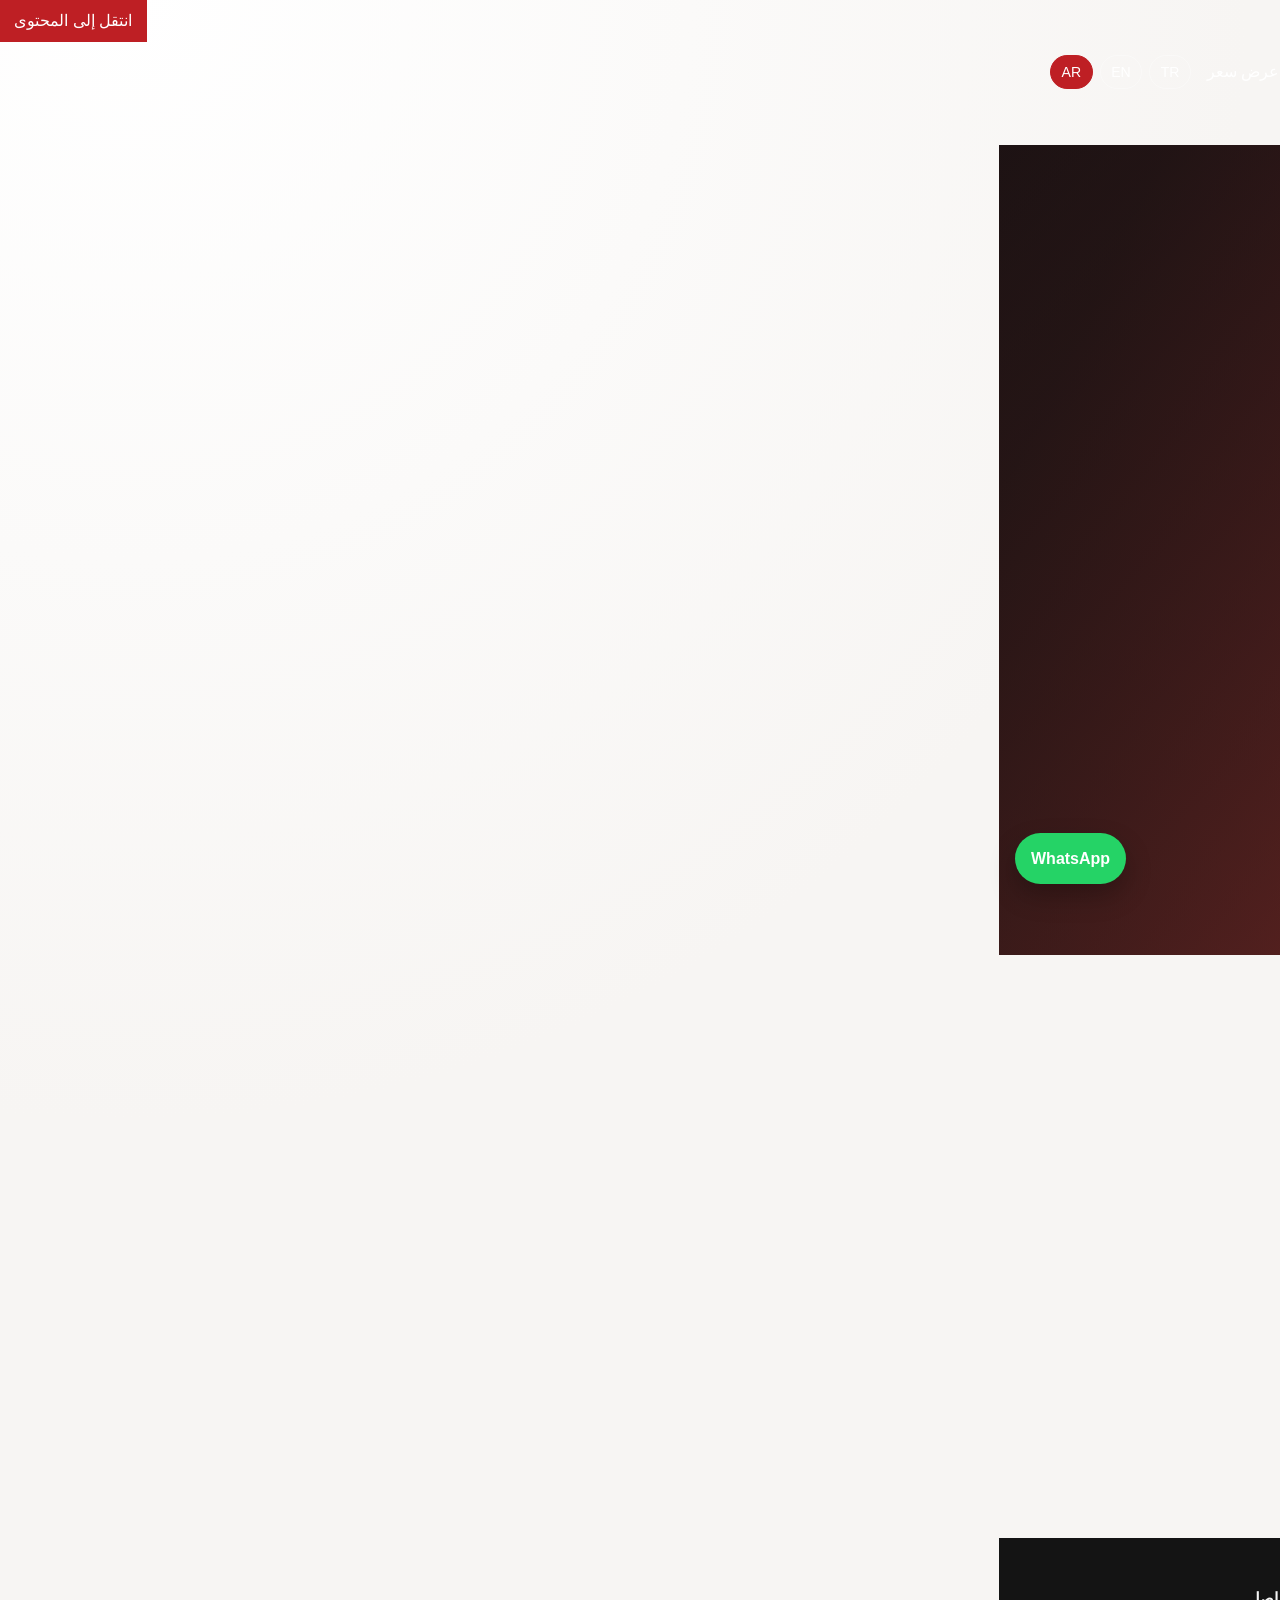
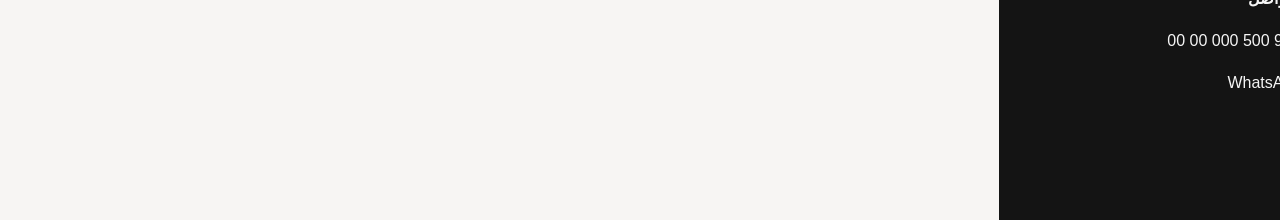
<file: ar/about.html>
<!doctype html>
<html lang="ar" dir="rtl">
<head>
  <meta charset="UTF-8"><meta name="viewport" content="width=device-width, initial-scale=1.0">
  <title>من نحن | Şafak Tour وكالة سفر موثوقة في تركيا وإسطنبول</title>
  <meta name="description" content="تعرّف على Şafak Tour، وكالة سفر موثوقة تقدم خدمات حجز الفنادق والنقل الخاص والجولات في إسطنبول وتركيا للمسافرين العرب.">
  <meta name="robots" content="index,follow,max-image-preview:large">
  <link rel="canonical" href="https://www.safaktour.com/ar/about.html">
  <link rel="alternate" hreflang="ar" href="https://www.safaktour.com/ar/about.html"><link rel="alternate" hreflang="en" href="https://www.safaktour.com/en/about.html"><link rel="alternate" hreflang="tr" href="https://www.safaktour.com/tr/about.html"><link rel="alternate" hreflang="x-default" href="https://www.safaktour.com/en/about.html">
  <meta property="og:type" content="article"><meta property="og:title" content="من نحن - Şafak Tour"><meta property="og:description" content="خبرة مؤسسية في خدمات السفر للمسافرين العرب إلى تركيا."><meta property="og:url" content="https://www.safaktour.com/ar/about.html"><meta property="og:image" content="https://www.safaktour.com/assets/images/safak-tour-logo.svg">
  <meta name="twitter:card" content="summary_large_image"><meta name="twitter:title" content="من نحن - Şafak Tour"><meta name="twitter:description" content="تخطيط سفر احترافي في إسطنبول وتركيا."><meta name="twitter:image" content="https://www.safaktour.com/assets/images/safak-tour-logo.svg">
  <link rel="stylesheet" href="../assets/css/style.css">
</head>
<body>
<a class="skip-link" href="#main">انتقل إلى المحتوى</a>
<header class="site-header"><div class="container nav-wrap"><a href="/ar/" class="brand"><img src="../assets/images/safak-tour-logo.svg" alt="شعار شفق تور"></a><button class="menu-btn" aria-label="فتح القائمة" aria-expanded="false">☰</button><ul class="nav-list"><li><a href="/ar/">الرئيسية</a></li><li><a href="/ar/about.html">من نحن</a></li><li><a href="/ar/services.html">الخدمات</a></li><li><a href="/ar/#quote">عرض سعر</a></li><li class="lang-switcher"><a href="/tr/about.html">TR</a><a href="/en/about.html">EN</a><a class="active" href="/ar/about.html">AR</a></li></ul></div></header>
<main id="main"><section class="hero"><div class="container"><span class="kicker">عن Şafak Tour</span><h1>شريكك الموثوق للسفر إلى تركيا.</h1><p>نقدم تخطيطاً واضحاً وخدمة راقية للمسافرين العرب والدوليين في إسطنبول ومختلف المدن التركية.</p></div></section><section class="section"><div class="container grid-3"><article class="card"><h2>رسالتنا</h2><p>تسهيل رحلة تركيا بخدمة احترافية وتجربة آمنة ومريحة.</p></article><article class="card"><h2>خبرتنا</h2><p>خبرة محلية في الحجز، النقل، والجولات الخاصة في إسطنبول.</p></article><article class="card"><h2>التزامنا</h2><p>استجابة سريعة وتنسيق واضح ودعم مستمر قبل الرحلة وأثناءها.</p></article></div></section></main>
<a class="whatsapp-float" href="https://wa.me/905000000000" target="_blank" rel="noopener">WhatsApp</a>
<footer><div class="container footer-grid"><div><a class="brand" href="/ar/"><img src="../assets/images/safak-tour-logo.svg" alt="شعار شفق تور"></a><p class="small">خدمات سفر موثوقة في تركيا.</p></div><div><h3 class="footer-title">الصفحات</h3><p><a href="/ar/">الرئيسية</a></p><p><a href="/ar/about.html">من نحن</a></p><p><a href="/ar/services.html">الخدمات</a></p></div><div><h3 class="footer-title">اللغات</h3><p><a href="/tr/about.html">Türkçe</a></p><p><a href="/en/about.html">English</a></p><p><a href="/ar/about.html">العربية</a></p></div><div><h3 class="footer-title">التواصل</h3><p><a href="tel:+905000000000">+90 500 000 00 00</a></p><p><a href="https://wa.me/905000000000">WhatsApp</a></p></div></div></footer>
<script src="../assets/js/main.js" defer></script>
</body></html>
</file>
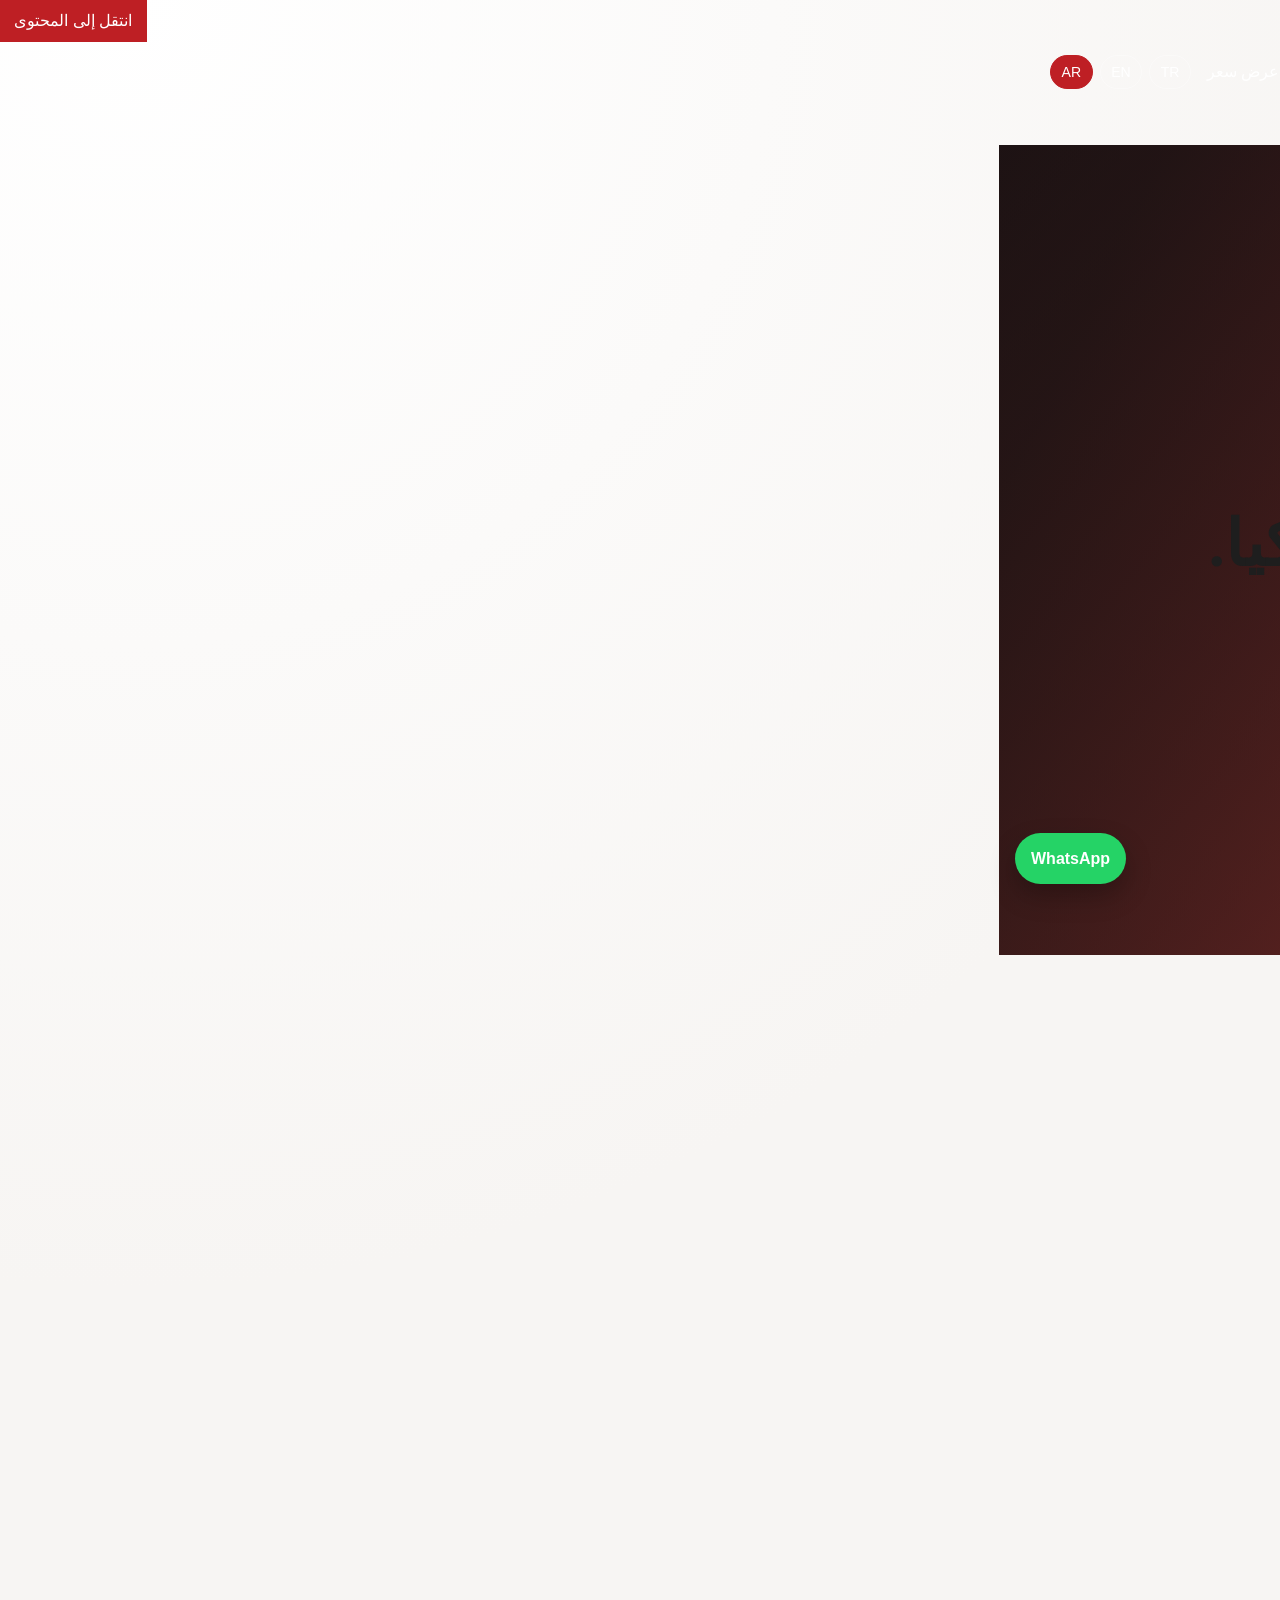
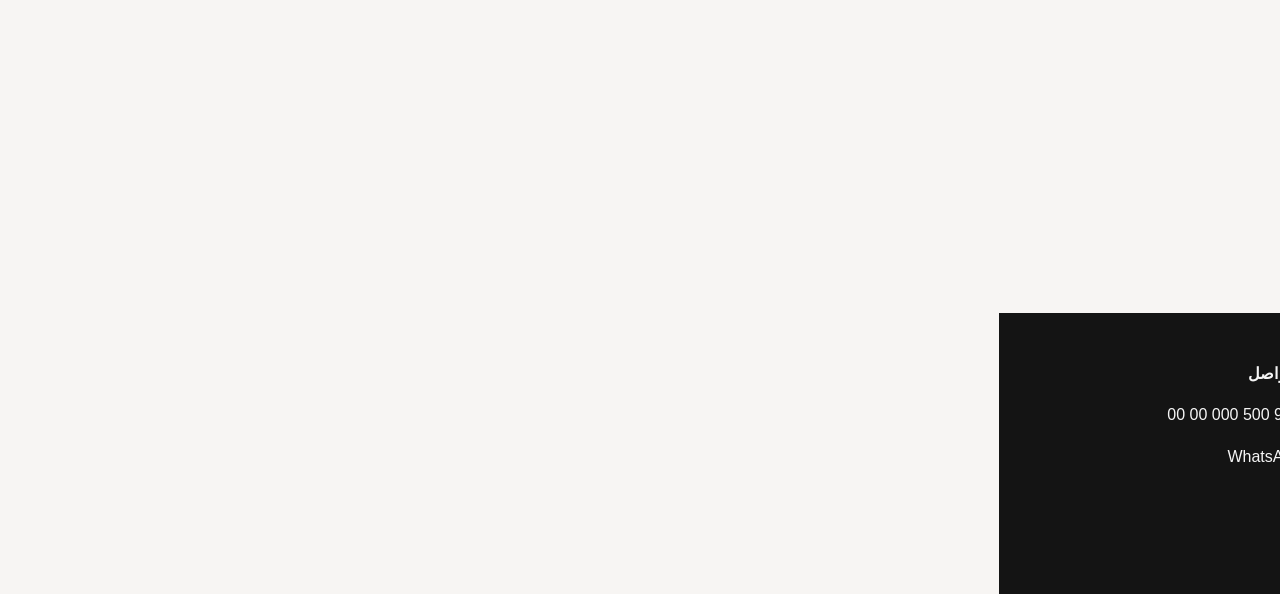
<file: ar/services.html>
<!doctype html>
<html lang="ar" dir="rtl">
<head>
  <meta charset="UTF-8"><meta name="viewport" content="width=device-width, initial-scale=1.0">
  <title>خدمات السفر في تركيا | حجز فنادق إسطنبول ونقل خاص وجولات يخت</title>
  <meta name="description" content="خدمات Şafak Tour تشمل حجز الفنادق في تركيا، النقل من المطار، جولات يخت البوسفور، وخدمات VIP والجولات الخاصة في إسطنبول.">
  <meta name="robots" content="index,follow,max-image-preview:large">
  <link rel="canonical" href="https://www.safaktour.com/ar/services.html">
  <link rel="alternate" hreflang="ar" href="https://www.safaktour.com/ar/services.html"><link rel="alternate" hreflang="en" href="https://www.safaktour.com/en/services.html"><link rel="alternate" hreflang="tr" href="https://www.safaktour.com/tr/services.html"><link rel="alternate" hreflang="x-default" href="https://www.safaktour.com/en/services.html">
  <meta property="og:type" content="website"><meta property="og:title" content="خدمات Şafak Tour"><meta property="og:description" content="خدمات سفر فاخرة في إسطنبول وتركيا."><meta property="og:url" content="https://www.safaktour.com/ar/services.html"><meta property="og:image" content="https://www.safaktour.com/assets/images/safak-tour-logo.svg">
  <meta name="twitter:card" content="summary_large_image"><meta name="twitter:title" content="خدمات Şafak Tour"><meta name="twitter:description" content="حلول متكاملة لحجز وإدارة رحلتك إلى تركيا."><meta name="twitter:image" content="https://www.safaktour.com/assets/images/safak-tour-logo.svg">
  <link rel="stylesheet" href="../assets/css/style.css">
</head>
<body>
<a class="skip-link" href="#main">انتقل إلى المحتوى</a>
<header class="site-header"><div class="container nav-wrap"><a href="/ar/" class="brand"><img src="../assets/images/safak-tour-logo.svg" alt="شعار شفق تور"></a><button class="menu-btn" aria-label="فتح القائمة" aria-expanded="false">☰</button><ul class="nav-list"><li><a href="/ar/">الرئيسية</a></li><li><a href="/ar/about.html">من نحن</a></li><li><a href="/ar/services.html">الخدمات</a></li><li><a href="/ar/#quote">عرض سعر</a></li><li class="lang-switcher"><a href="/tr/services.html">TR</a><a href="/en/services.html">EN</a><a class="active" href="/ar/services.html">AR</a></li></ul></div></header>
<main id="main"><section class="hero"><div class="container"><span class="kicker">خدماتنا</span><h1>حلول سفر فاخرة في إسطنبول وتركيا.</h1><p>نوفر حجز الفنادق، النقل الخاص، جولات البوسفور، وخدمات VIP عبر فريق واحد.</p></div></section><section class="section"><div class="container grid-3"><article class="card"><h2>حجز الفنادق</h2><p>خيارات إقامة مناسبة للعائلات ورجال الأعمال في أفضل المواقع.</p></article><article class="card"><h2>نقل المطار</h2><p>نقل خاص آمن ومرن من وإلى مطارات إسطنبول.</p></article><article class="card"><h2>جولة يخت البوسفور</h2><p>جولات خاصة مع تنظيم كامل وتجربة راقية.</p></article><article class="card"><h2>خدمات VIP</h2><p>تنقل فاخر ومساعدة شخصية وتنسيق احترافي.</p></article><article class="card"><h2>جولات إسطنبول الخاصة</h2><p>برامج مصممة حسب الاهتمامات والوقت والميزانية.</p></article><article class="card"><h2>باقات عطلات تركيا</h2><p>إدارة شاملة للرحلة من الوصول حتى المغادرة.</p></article></div><div class="cta-row"><a class="btn primary" href="/ar/#quote">احصل على عرض سعر</a><a class="btn ghost" href="https://wa.me/905000000000" target="_blank" rel="noopener">WhatsApp</a></div></div></section></main>
<a class="whatsapp-float" href="https://wa.me/905000000000" target="_blank" rel="noopener">WhatsApp</a>
<footer><div class="container footer-grid"><div><a class="brand" href="/ar/"><img src="../assets/images/safak-tour-logo.svg" alt="شعار شفق تور"></a><p class="small">خدمات سفر احترافية للمسافرين العرب في تركيا.</p></div><div><h3 class="footer-title">الصفحات</h3><p><a href="/ar/">الرئيسية</a></p><p><a href="/ar/about.html">من نحن</a></p><p><a href="/ar/services.html">الخدمات</a></p></div><div><h3 class="footer-title">اللغات</h3><p><a href="/tr/services.html">Türkçe</a></p><p><a href="/en/services.html">English</a></p><p><a href="/ar/services.html">العربية</a></p></div><div><h3 class="footer-title">التواصل</h3><p><a href="tel:+905000000000">+90 500 000 00 00</a></p><p><a href="https://wa.me/905000000000">WhatsApp</a></p></div></div></footer>
<script src="../assets/js/main.js" defer></script>
</body></html>
</file>
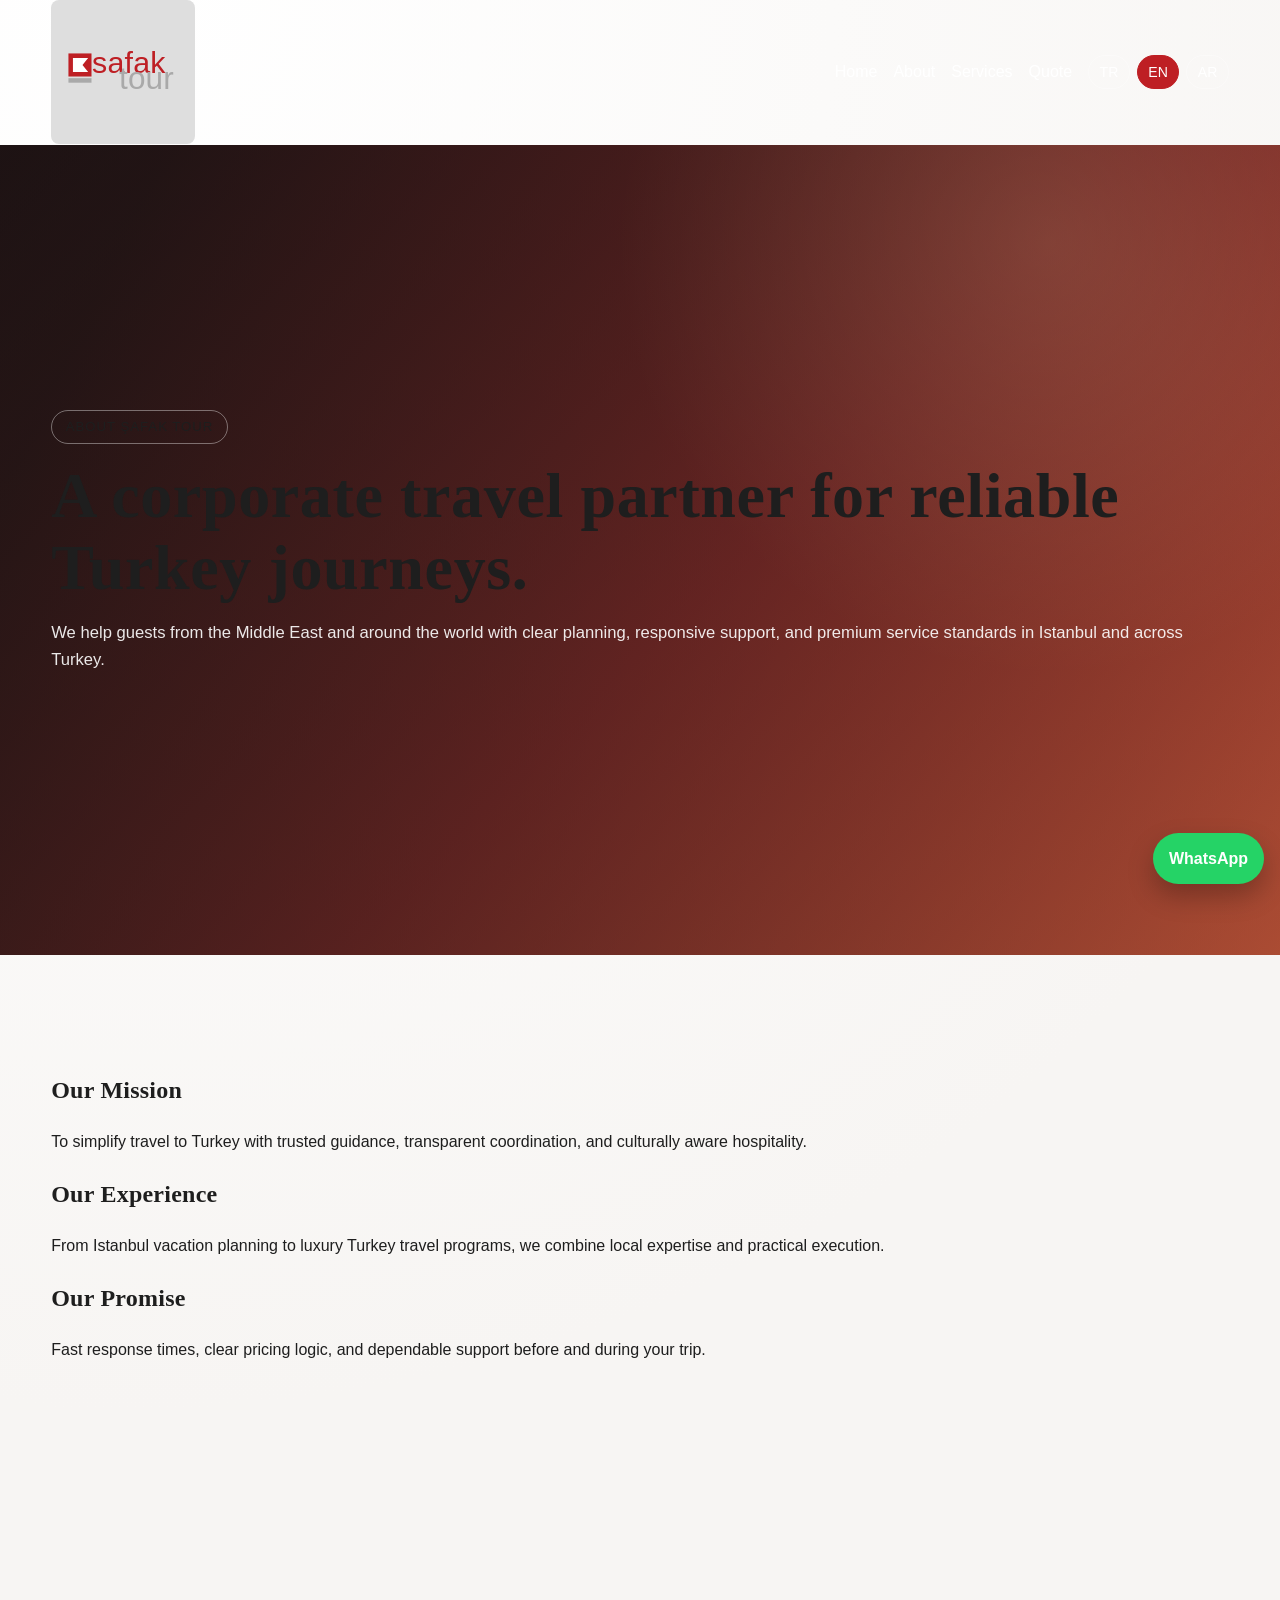
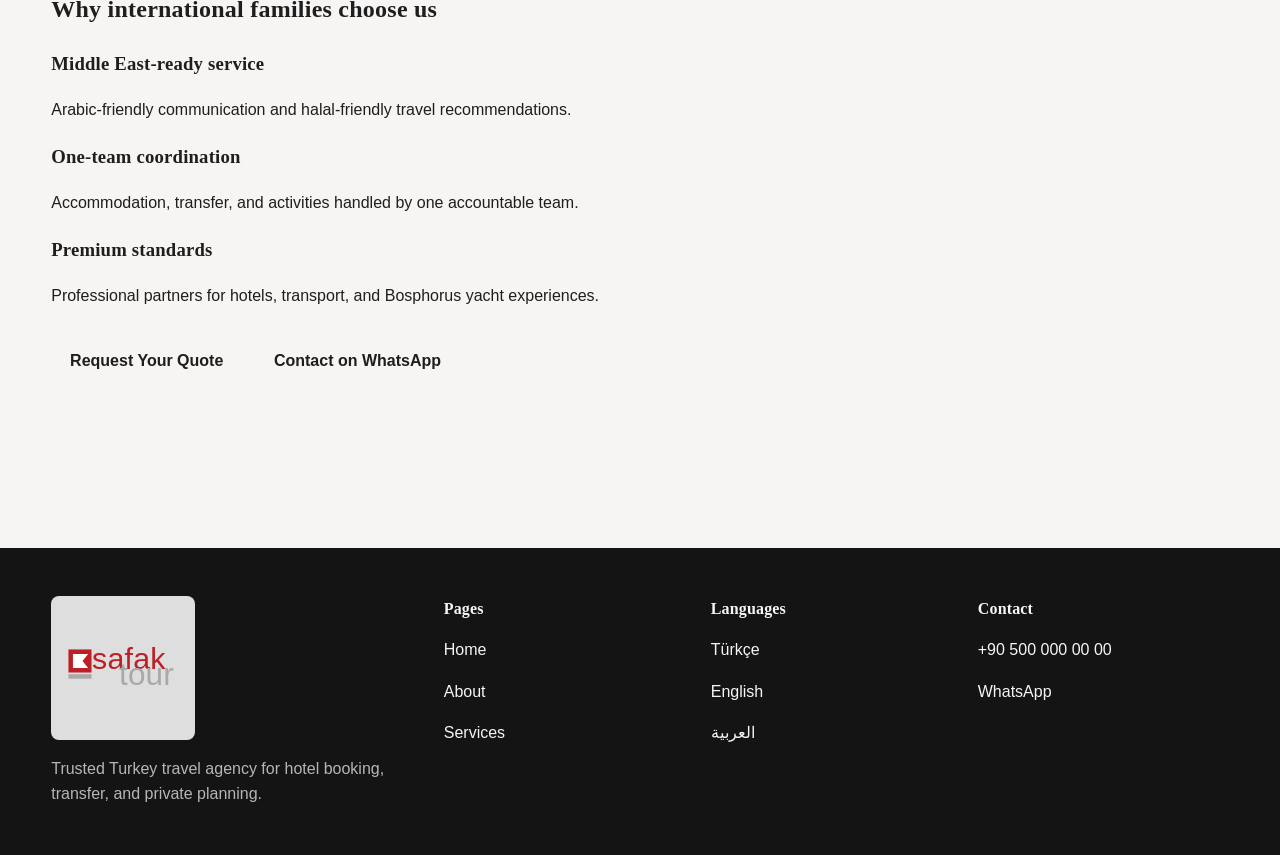
<file: en/about.html>
<!doctype html>
<html lang="en">
<head>
  <meta charset="UTF-8">
  <meta name="viewport" content="width=device-width, initial-scale=1.0">
  <title>About Şafak Tour | Trusted Turkey & Istanbul Travel Agency</title>
  <meta name="description" content="Learn about Şafak Tour, a trusted Istanbul travel agency delivering premium support for hotel bookings, airport transfers, and private tours in Turkey.">
  <meta name="robots" content="index,follow,max-image-preview:large">
  <link rel="canonical" href="https://www.safaktour.com/en/about.html">
  <link rel="alternate" hreflang="en" href="https://www.safaktour.com/en/about.html">
  <link rel="alternate" hreflang="tr" href="https://www.safaktour.com/tr/about.html">
  <link rel="alternate" hreflang="ar" href="https://www.safaktour.com/ar/about.html">
  <link rel="alternate" hreflang="x-default" href="https://www.safaktour.com/en/about.html">
  <meta property="og:type" content="article">
  <meta property="og:title" content="About Şafak Tour">
  <meta property="og:description" content="Corporate travel expertise for Middle East and international travelers in Turkey.">
  <meta property="og:url" content="https://www.safaktour.com/en/about.html">
  <meta property="og:image" content="https://www.safaktour.com/assets/images/safak-tour-logo.svg">
  <meta name="twitter:card" content="summary_large_image">
  <meta name="twitter:title" content="About Şafak Tour">
  <meta name="twitter:description" content="Premium Turkey travel planning with local Istanbul expertise.">
  <meta name="twitter:image" content="https://www.safaktour.com/assets/images/safak-tour-logo.svg">
  <link rel="stylesheet" href="../assets/css/style.css">
</head>
<body>
<a class="skip-link" href="#main">Skip to content</a>
<header class="site-header"><div class="container nav-wrap"><a href="/en/" class="brand"><img src="../assets/images/safak-tour-logo.svg" alt="Şafak Tour logo"></a><button class="menu-btn" aria-label="Open menu" aria-expanded="false">☰</button><ul class="nav-list"><li><a href="/en/">Home</a></li><li><a href="/en/about.html">About</a></li><li><a href="/en/services.html">Services</a></li><li><a href="/en/#quote">Quote</a></li><li class="lang-switcher"><a href="/tr/about.html">TR</a><a class="active" href="/en/about.html">EN</a><a href="/ar/about.html">AR</a></li></ul></div></header>
<main id="main">
  <section class="hero"><div class="container"><span class="kicker">About Şafak Tour</span><h1>A corporate travel partner for reliable Turkey journeys.</h1><p>We help guests from the Middle East and around the world with clear planning, responsive support, and premium service standards in Istanbul and across Turkey.</p></div></section>
  <section class="section"><div class="container grid-3"><article class="card"><h2>Our Mission</h2><p>To simplify travel to Turkey with trusted guidance, transparent coordination, and culturally aware hospitality.</p></article><article class="card"><h2>Our Experience</h2><p>From Istanbul vacation planning to luxury Turkey travel programs, we combine local expertise and practical execution.</p></article><article class="card"><h2>Our Promise</h2><p>Fast response times, clear pricing logic, and dependable support before and during your trip.</p></article></div></section>
  <section class="section"><div class="container"><h2>Why international families choose us</h2><div class="grid-3"><article class="card"><h3>Middle East-ready service</h3><p>Arabic-friendly communication and halal-friendly travel recommendations.</p></article><article class="card"><h3>One-team coordination</h3><p>Accommodation, transfer, and activities handled by one accountable team.</p></article><article class="card"><h3>Premium standards</h3><p>Professional partners for hotels, transport, and Bosphorus yacht experiences.</p></article></div><div class="cta-row"><a class="btn primary" href="/en/#quote">Request Your Quote</a><a class="btn ghost" href="https://wa.me/905000000000" target="_blank" rel="noopener">Contact on WhatsApp</a></div></div></section>
</main>
<a class="whatsapp-float" href="https://wa.me/905000000000?text=Hello%20%C5%9Eafak%20Tour%2C%20I%20need%20travel%20assistance%20in%20Turkey." target="_blank" rel="noopener">WhatsApp</a>
<footer><div class="container footer-grid"><div><a class="brand" href="/en/"><img src="../assets/images/safak-tour-logo.svg" alt="Şafak Tour logo"></a><p class="small">Trusted Turkey travel agency for hotel booking, transfer, and private planning.</p></div><div><h3 class="footer-title">Pages</h3><p><a href="/en/">Home</a></p><p><a href="/en/about.html">About</a></p><p><a href="/en/services.html">Services</a></p></div><div><h3 class="footer-title">Languages</h3><p><a href="/tr/about.html">Türkçe</a></p><p><a href="/en/about.html">English</a></p><p><a href="/ar/about.html">العربية</a></p></div><div><h3 class="footer-title">Contact</h3><p><a href="tel:+905000000000">+90 500 000 00 00</a></p><p><a href="https://wa.me/905000000000">WhatsApp</a></p></div></div></footer>
<script src="../assets/js/main.js" defer></script>
</body>
</html>
</file>
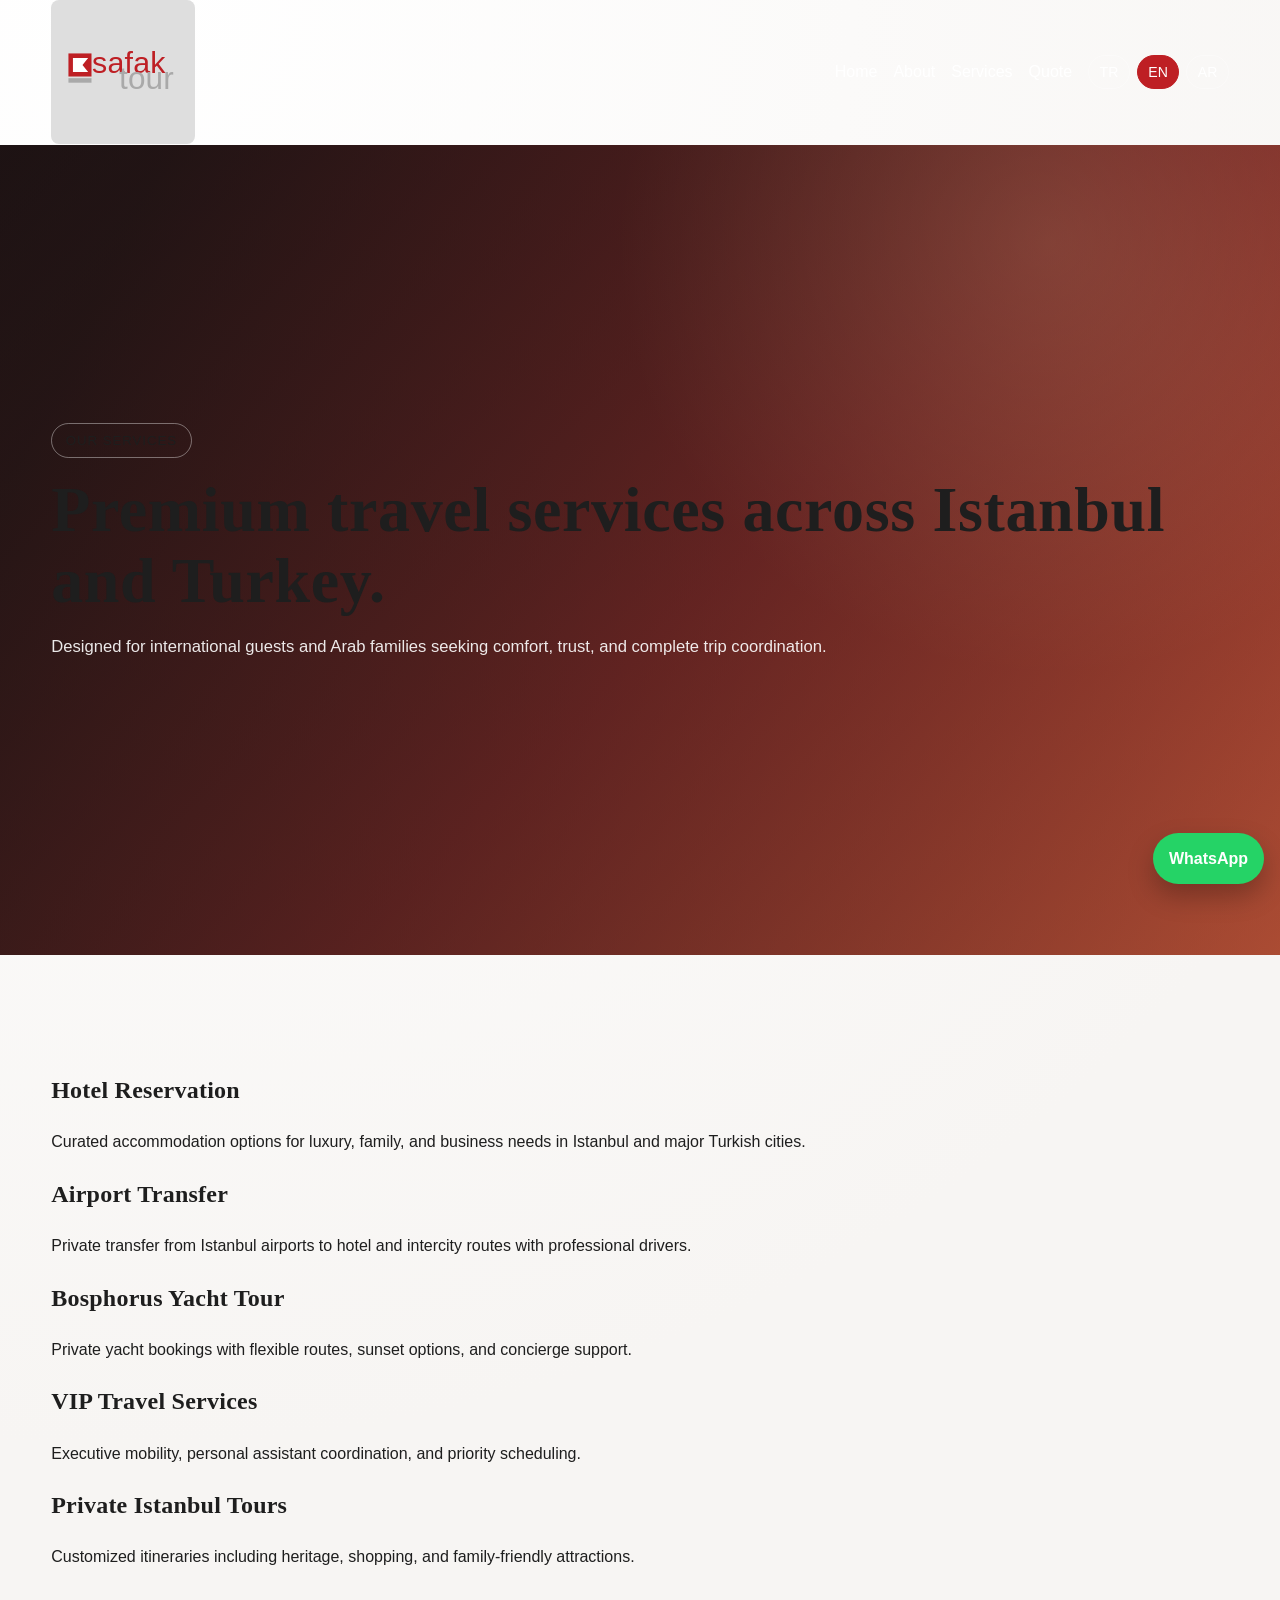
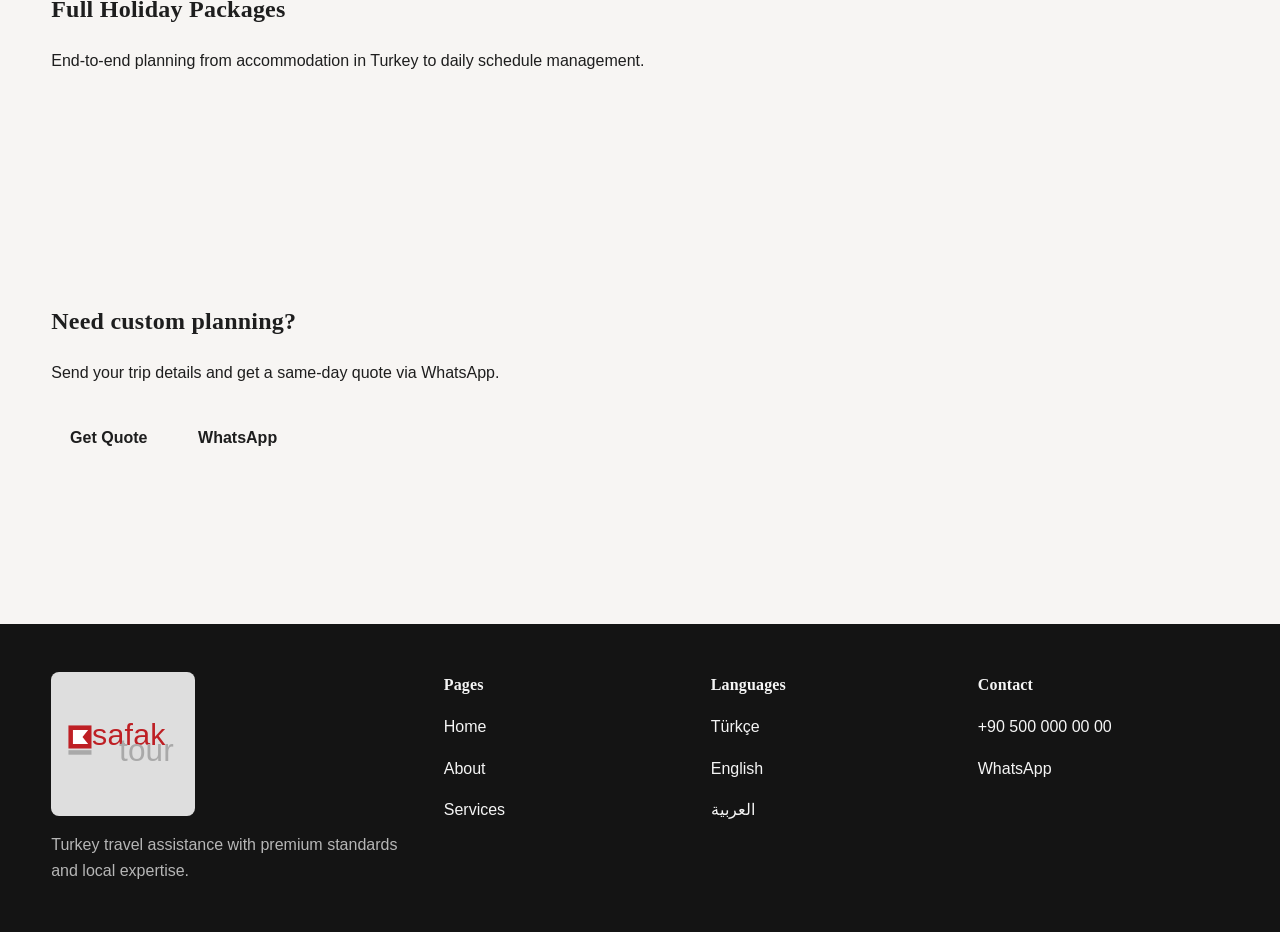
<file: en/services.html>
<!doctype html>
<html lang="en">
<head>
  <meta charset="UTF-8">
  <meta name="viewport" content="width=device-width, initial-scale=1.0">
  <title>Turkey Travel Services | Istanbul Hotel Booking, Transfer & Yacht Tours</title>
  <meta name="description" content="Explore Şafak Tour services: Turkey hotel booking, Istanbul airport transfer, Bosphorus yacht tours, VIP travel services, and private Istanbul tour support.">
  <meta name="robots" content="index,follow,max-image-preview:large">
  <link rel="canonical" href="https://www.safaktour.com/en/services.html">
  <link rel="alternate" hreflang="en" href="https://www.safaktour.com/en/services.html">
  <link rel="alternate" hreflang="tr" href="https://www.safaktour.com/tr/services.html">
  <link rel="alternate" hreflang="ar" href="https://www.safaktour.com/ar/services.html">
  <link rel="alternate" hreflang="x-default" href="https://www.safaktour.com/en/services.html">
  <meta property="og:type" content="website">
  <meta property="og:title" content="Şafak Tour Services in Turkey">
  <meta property="og:description" content="VIP travel services, airport transfer, accommodation, and private tours in Istanbul and Turkey.">
  <meta property="og:url" content="https://www.safaktour.com/en/services.html">
  <meta property="og:image" content="https://www.safaktour.com/assets/images/safak-tour-logo.svg">
  <meta name="twitter:card" content="summary_large_image">
  <meta name="twitter:title" content="Şafak Tour Services">
  <meta name="twitter:description" content="Complete travel assistance for your Turkey holiday.">
  <meta name="twitter:image" content="https://www.safaktour.com/assets/images/safak-tour-logo.svg">
  <link rel="stylesheet" href="../assets/css/style.css">
</head>
<body>
<a class="skip-link" href="#main">Skip to content</a>
<header class="site-header"><div class="container nav-wrap"><a href="/en/" class="brand"><img src="../assets/images/safak-tour-logo.svg" alt="Şafak Tour logo"></a><button class="menu-btn" aria-label="Open menu" aria-expanded="false">☰</button><ul class="nav-list"><li><a href="/en/">Home</a></li><li><a href="/en/about.html">About</a></li><li><a href="/en/services.html">Services</a></li><li><a href="/en/#quote">Quote</a></li><li class="lang-switcher"><a href="/tr/services.html">TR</a><a class="active" href="/en/services.html">EN</a><a href="/ar/services.html">AR</a></li></ul></div></header>
<main id="main">
  <section class="hero"><div class="container"><span class="kicker">Our Services</span><h1>Premium travel services across Istanbul and Turkey.</h1><p>Designed for international guests and Arab families seeking comfort, trust, and complete trip coordination.</p></div></section>
  <section class="section"><div class="container grid-3"><article class="card"><h2>Hotel Reservation</h2><p>Curated accommodation options for luxury, family, and business needs in Istanbul and major Turkish cities.</p></article><article class="card"><h2>Airport Transfer</h2><p>Private transfer from Istanbul airports to hotel and intercity routes with professional drivers.</p></article><article class="card"><h2>Bosphorus Yacht Tour</h2><p>Private yacht bookings with flexible routes, sunset options, and concierge support.</p></article><article class="card"><h2>VIP Travel Services</h2><p>Executive mobility, personal assistant coordination, and priority scheduling.</p></article><article class="card"><h2>Private Istanbul Tours</h2><p>Customized itineraries including heritage, shopping, and family-friendly attractions.</p></article><article class="card"><h2>Full Holiday Packages</h2><p>End-to-end planning from accommodation in Turkey to daily schedule management.</p></article></div></section>
  <section class="section"><div class="container"><h2>Need custom planning?</h2><p class="lead">Send your trip details and get a same-day quote via WhatsApp.</p><div class="cta-row"><a class="btn primary" href="/en/#quote">Get Quote</a><a class="btn ghost" href="https://wa.me/905000000000" target="_blank" rel="noopener">WhatsApp</a></div></div></section>
</main>
<a class="whatsapp-float" href="https://wa.me/905000000000?text=Hello%20%C5%9Eafak%20Tour%2C%20I%20need%20travel%20assistance%20in%20Turkey." target="_blank" rel="noopener">WhatsApp</a>
<footer><div class="container footer-grid"><div><a class="brand" href="/en/"><img src="../assets/images/safak-tour-logo.svg" alt="Şafak Tour logo"></a><p class="small">Turkey travel assistance with premium standards and local expertise.</p></div><div><h3 class="footer-title">Pages</h3><p><a href="/en/">Home</a></p><p><a href="/en/about.html">About</a></p><p><a href="/en/services.html">Services</a></p></div><div><h3 class="footer-title">Languages</h3><p><a href="/tr/services.html">Türkçe</a></p><p><a href="/en/services.html">English</a></p><p><a href="/ar/services.html">العربية</a></p></div><div><h3 class="footer-title">Contact</h3><p><a href="tel:+905000000000">+90 500 000 00 00</a></p><p><a href="https://wa.me/905000000000">WhatsApp</a></p></div></div></footer>
<script src="../assets/js/main.js" defer></script>
</body>
</html>
</file>
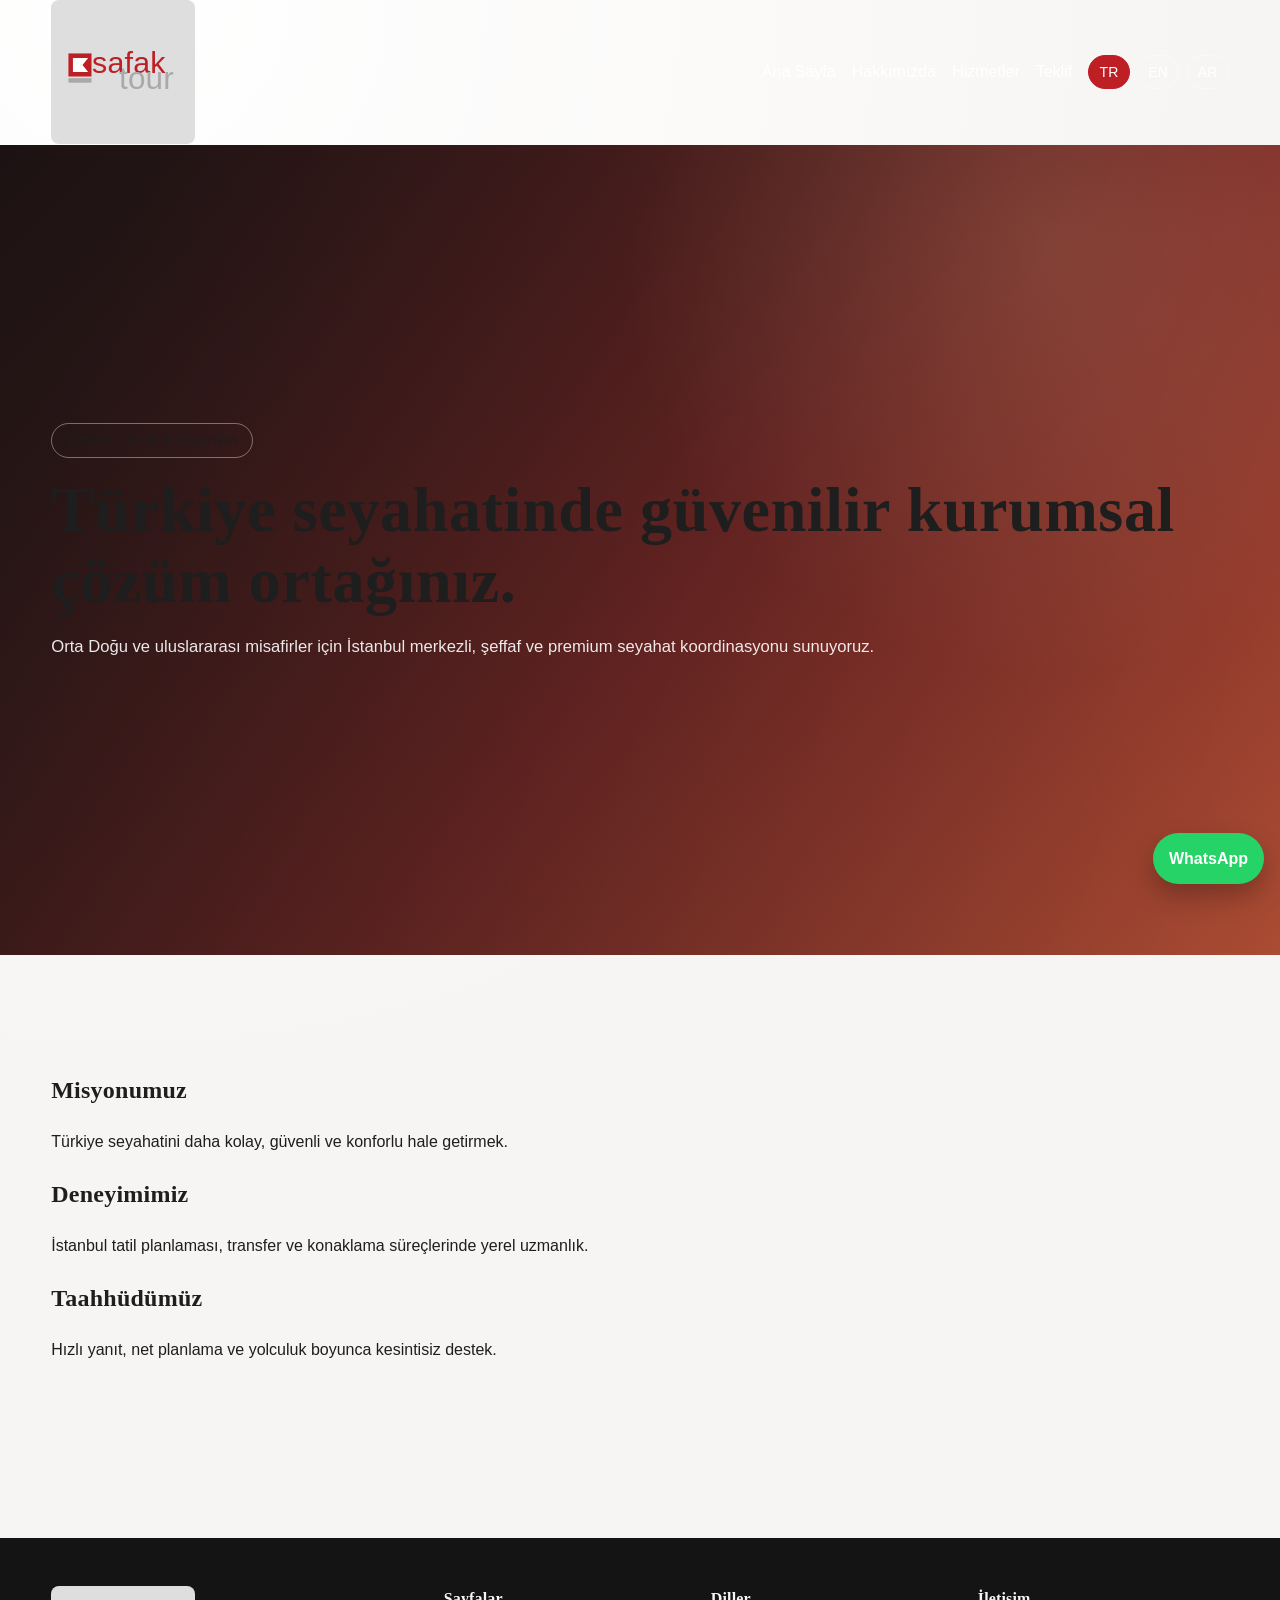
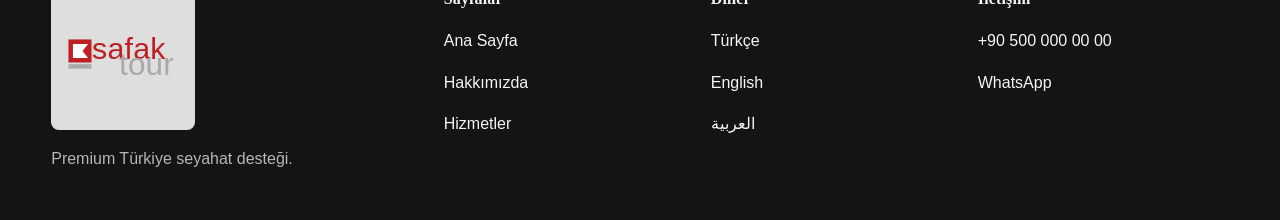
<file: tr/about.html>
<!doctype html>
<html lang="tr">
<head>
  <meta charset="UTF-8"><meta name="viewport" content="width=device-width, initial-scale=1.0">
  <title>Şafak Tour Hakkında | Güvenilir Türkiye ve İstanbul Seyahat Acentası</title>
  <meta name="description" content="Şafak Tour, İstanbul ve Türkiye genelinde otel rezervasyonu, transfer ve özel tur planlaması sunan güvenilir kurumsal seyahat acentasıdır.">
  <meta name="robots" content="index,follow,max-image-preview:large">
  <link rel="canonical" href="https://www.safaktour.com/tr/about.html">
  <link rel="alternate" hreflang="tr" href="https://www.safaktour.com/tr/about.html"><link rel="alternate" hreflang="en" href="https://www.safaktour.com/en/about.html"><link rel="alternate" hreflang="ar" href="https://www.safaktour.com/ar/about.html"><link rel="alternate" hreflang="x-default" href="https://www.safaktour.com/en/about.html">
  <meta property="og:type" content="article"><meta property="og:title" content="Şafak Tour Hakkında"><meta property="og:description" content="Orta Doğu ve uluslararası misafirler için premium Türkiye seyahat uzmanlığı."><meta property="og:url" content="https://www.safaktour.com/tr/about.html"><meta property="og:image" content="https://www.safaktour.com/assets/images/safak-tour-logo.svg">
  <meta name="twitter:card" content="summary_large_image"><meta name="twitter:title" content="Şafak Tour Hakkında"><meta name="twitter:description" content="İstanbul odaklı güvenilir seyahat planlama desteği."><meta name="twitter:image" content="https://www.safaktour.com/assets/images/safak-tour-logo.svg">
  <link rel="stylesheet" href="../assets/css/style.css">
</head>
<body>
<a class="skip-link" href="#main">İçeriğe geç</a>
<header class="site-header"><div class="container nav-wrap"><a href="/tr/" class="brand"><img src="../assets/images/safak-tour-logo.svg" alt="Şafak Tour logo"></a><button class="menu-btn" aria-label="Menüyü aç" aria-expanded="false">☰</button><ul class="nav-list"><li><a href="/tr/">Ana Sayfa</a></li><li><a href="/tr/about.html">Hakkımızda</a></li><li><a href="/tr/services.html">Hizmetler</a></li><li><a href="/tr/#quote">Teklif</a></li><li class="lang-switcher"><a class="active" href="/tr/about.html">TR</a><a href="/en/about.html">EN</a><a href="/ar/about.html">AR</a></li></ul></div></header>
<main id="main"><section class="hero"><div class="container"><span class="kicker">Şafak Tour Hakkında</span><h1>Türkiye seyahatinde güvenilir kurumsal çözüm ortağınız.</h1><p>Orta Doğu ve uluslararası misafirler için İstanbul merkezli, şeffaf ve premium seyahat koordinasyonu sunuyoruz.</p></div></section><section class="section"><div class="container grid-3"><article class="card"><h2>Misyonumuz</h2><p>Türkiye seyahatini daha kolay, güvenli ve konforlu hale getirmek.</p></article><article class="card"><h2>Deneyimimiz</h2><p>İstanbul tatil planlaması, transfer ve konaklama süreçlerinde yerel uzmanlık.</p></article><article class="card"><h2>Taahhüdümüz</h2><p>Hızlı yanıt, net planlama ve yolculuk boyunca kesintisiz destek.</p></article></div></section></main>
<a class="whatsapp-float" href="https://wa.me/905000000000" target="_blank" rel="noopener">WhatsApp</a>
<footer><div class="container footer-grid"><div><a class="brand" href="/tr/"><img src="../assets/images/safak-tour-logo.svg" alt="Şafak Tour logo"></a><p class="small">Premium Türkiye seyahat desteği.</p></div><div><h3 class="footer-title">Sayfalar</h3><p><a href="/tr/">Ana Sayfa</a></p><p><a href="/tr/about.html">Hakkımızda</a></p><p><a href="/tr/services.html">Hizmetler</a></p></div><div><h3 class="footer-title">Diller</h3><p><a href="/tr/about.html">Türkçe</a></p><p><a href="/en/about.html">English</a></p><p><a href="/ar/about.html">العربية</a></p></div><div><h3 class="footer-title">İletişim</h3><p><a href="tel:+905000000000">+90 500 000 00 00</a></p><p><a href="https://wa.me/905000000000">WhatsApp</a></p></div></div></footer>
<script src="../assets/js/main.js" defer></script>
</body></html>
</file>
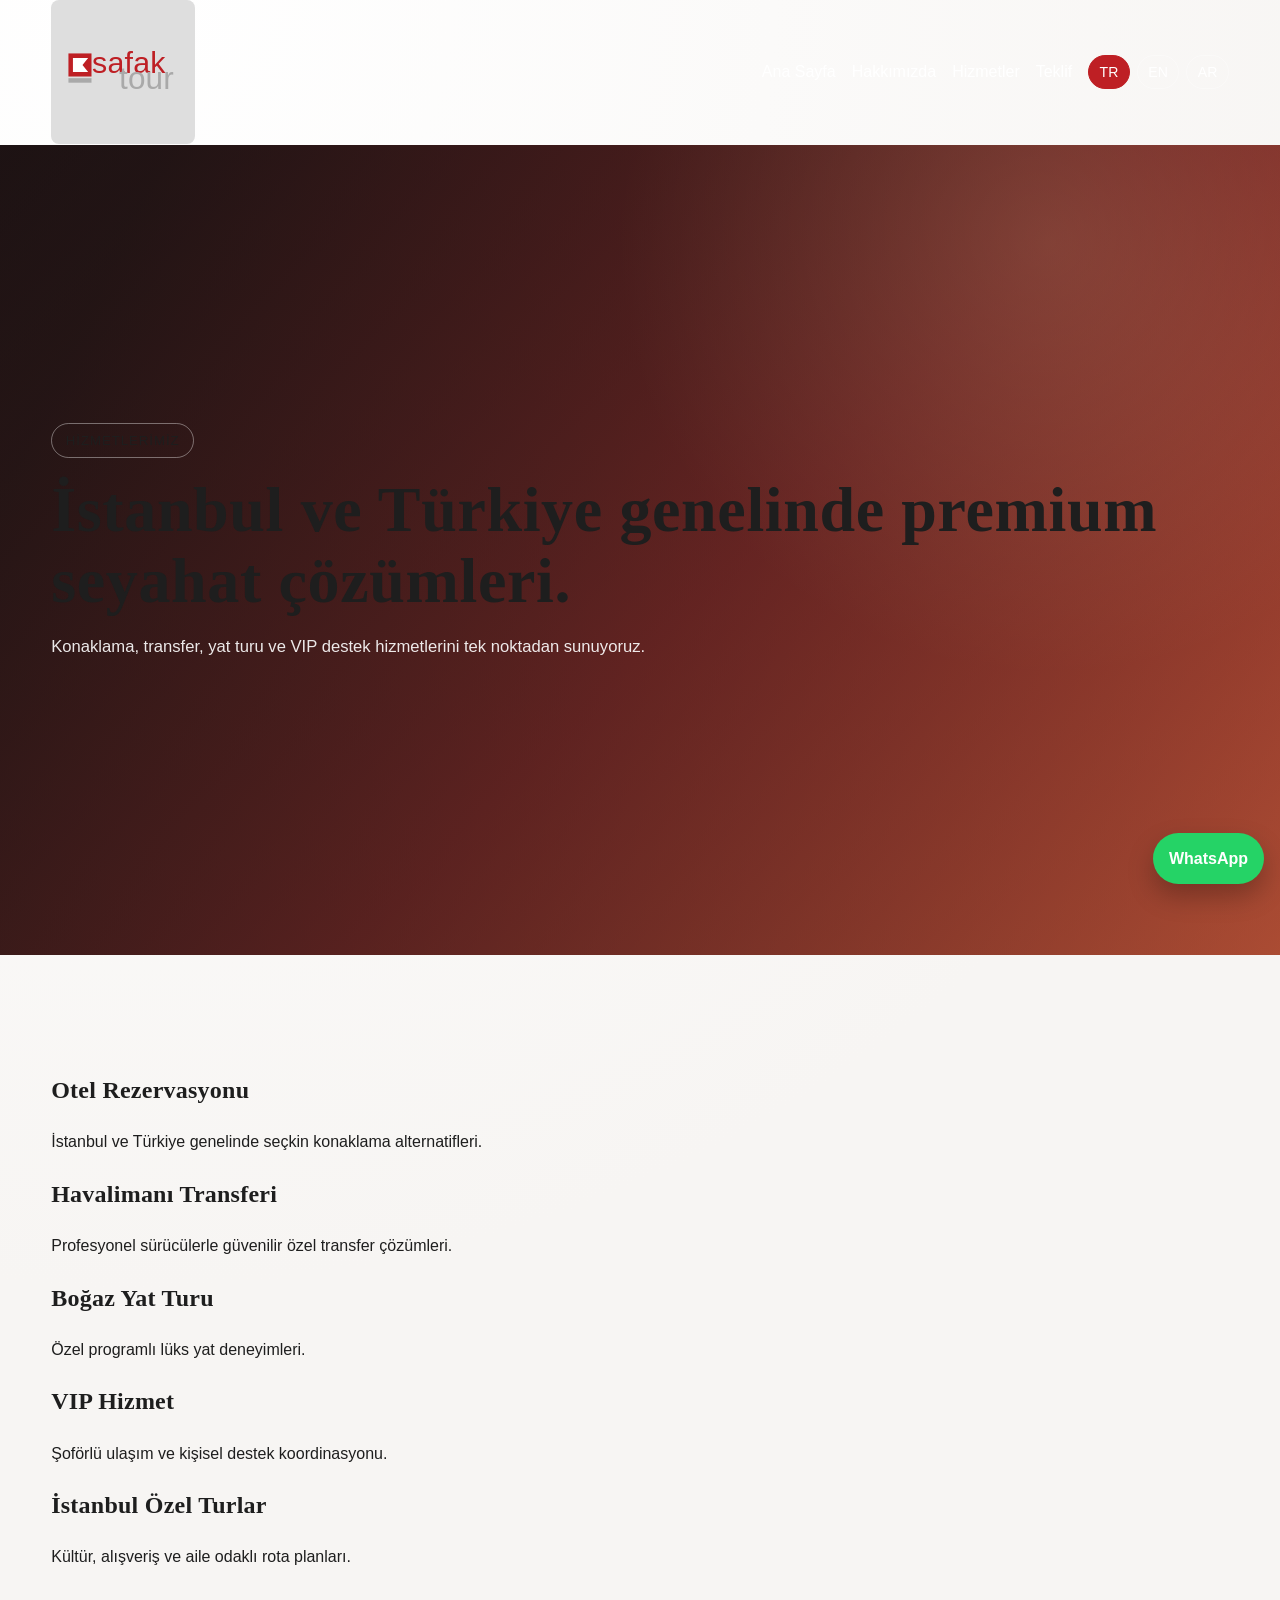
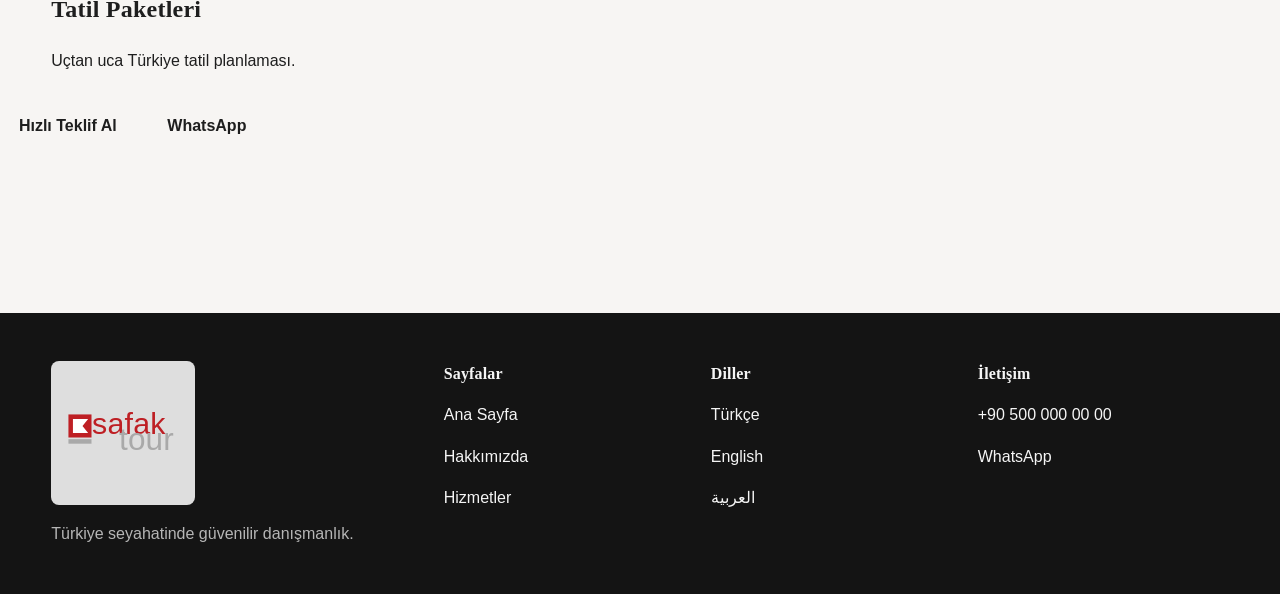
<file: tr/services.html>
<!doctype html>
<html lang="tr">
<head>
  <meta charset="UTF-8"><meta name="viewport" content="width=device-width, initial-scale=1.0">
  <title>Şafak Tour Hizmetleri | İstanbul Otel, Transfer, Yat Turu ve VIP Seyahat</title>
  <meta name="description" content="Şafak Tour hizmetleri: Türkiye otel rezervasyonu, İstanbul havalimanı transferi, Boğaz yat turu, VIP seyahat ve özel tur çözümleri.">
  <meta name="robots" content="index,follow,max-image-preview:large">
  <link rel="canonical" href="https://www.safaktour.com/tr/services.html">
  <link rel="alternate" hreflang="tr" href="https://www.safaktour.com/tr/services.html"><link rel="alternate" hreflang="en" href="https://www.safaktour.com/en/services.html"><link rel="alternate" hreflang="ar" href="https://www.safaktour.com/ar/services.html"><link rel="alternate" hreflang="x-default" href="https://www.safaktour.com/en/services.html">
  <meta property="og:type" content="website"><meta property="og:title" content="Şafak Tour Hizmetleri"><meta property="og:description" content="İstanbul ve Türkiye genelinde premium seyahat hizmetleri."><meta property="og:url" content="https://www.safaktour.com/tr/services.html"><meta property="og:image" content="https://www.safaktour.com/assets/images/safak-tour-logo.svg">
  <meta name="twitter:card" content="summary_large_image"><meta name="twitter:title" content="Şafak Tour Hizmetleri"><meta name="twitter:description" content="Otel, transfer, özel tur ve tatil paketleri."><meta name="twitter:image" content="https://www.safaktour.com/assets/images/safak-tour-logo.svg">
  <link rel="stylesheet" href="../assets/css/style.css">
</head>
<body>
<a class="skip-link" href="#main">İçeriğe geç</a>
<header class="site-header"><div class="container nav-wrap"><a href="/tr/" class="brand"><img src="../assets/images/safak-tour-logo.svg" alt="Şafak Tour logo"></a><button class="menu-btn" aria-label="Menüyü aç" aria-expanded="false">☰</button><ul class="nav-list"><li><a href="/tr/">Ana Sayfa</a></li><li><a href="/tr/about.html">Hakkımızda</a></li><li><a href="/tr/services.html">Hizmetler</a></li><li><a href="/tr/#quote">Teklif</a></li><li class="lang-switcher"><a class="active" href="/tr/services.html">TR</a><a href="/en/services.html">EN</a><a href="/ar/services.html">AR</a></li></ul></div></header>
<main id="main"><section class="hero"><div class="container"><span class="kicker">Hizmetlerimiz</span><h1>İstanbul ve Türkiye genelinde premium seyahat çözümleri.</h1><p>Konaklama, transfer, yat turu ve VIP destek hizmetlerini tek noktadan sunuyoruz.</p></div></section><section class="section"><div class="container grid-3"><article class="card"><h2>Otel Rezervasyonu</h2><p>İstanbul ve Türkiye genelinde seçkin konaklama alternatifleri.</p></article><article class="card"><h2>Havalimanı Transferi</h2><p>Profesyonel sürücülerle güvenilir özel transfer çözümleri.</p></article><article class="card"><h2>Boğaz Yat Turu</h2><p>Özel programlı lüks yat deneyimleri.</p></article><article class="card"><h2>VIP Hizmet</h2><p>Şoförlü ulaşım ve kişisel destek koordinasyonu.</p></article><article class="card"><h2>İstanbul Özel Turlar</h2><p>Kültür, alışveriş ve aile odaklı rota planları.</p></article><article class="card"><h2>Tatil Paketleri</h2><p>Uçtan uca Türkiye tatil planlaması.</p></article></div><div class="cta-row"><a class="btn primary" href="/tr/#quote">Hızlı Teklif Al</a><a class="btn ghost" href="https://wa.me/905000000000" target="_blank" rel="noopener">WhatsApp</a></div></div></section></main>
<a class="whatsapp-float" href="https://wa.me/905000000000" target="_blank" rel="noopener">WhatsApp</a>
<footer><div class="container footer-grid"><div><a class="brand" href="/tr/"><img src="../assets/images/safak-tour-logo.svg" alt="Şafak Tour logo"></a><p class="small">Türkiye seyahatinde güvenilir danışmanlık.</p></div><div><h3 class="footer-title">Sayfalar</h3><p><a href="/tr/">Ana Sayfa</a></p><p><a href="/tr/about.html">Hakkımızda</a></p><p><a href="/tr/services.html">Hizmetler</a></p></div><div><h3 class="footer-title">Diller</h3><p><a href="/tr/services.html">Türkçe</a></p><p><a href="/en/services.html">English</a></p><p><a href="/ar/services.html">العربية</a></p></div><div><h3 class="footer-title">İletişim</h3><p><a href="tel:+905000000000">+90 500 000 00 00</a></p><p><a href="https://wa.me/905000000000">WhatsApp</a></p></div></div></footer>
<script src="../assets/js/main.js" defer></script>
</body></html>
</file>
<file: assets/css/styles.css>
:root {
  --primary: #BE1F24;
  --deep-red: #97171B;
  --silver: #B8B3B3;
  --mist: #E7E4E4;
  --off-white: #F7F5F3;
  --charcoal: #1E1E1E;
  --success: #25d366;
  --container: min(1180px, 92vw);
  --radius-lg: 26px;
  --radius-md: 16px;
  --shadow-soft: 0 18px 48px rgba(0, 0, 0, .08);
  --shadow-strong: 0 28px 70px rgba(0, 0, 0, .20);
}

* { box-sizing: border-box; }
html { scroll-behavior: smooth; }
body {
  margin: 0;
  color: var(--charcoal);
  font-family: "Inter", "Segoe UI", Arial, sans-serif;
  background: radial-gradient(circle at 10% 0%, #ffffff, var(--off-white) 52%);
  line-height: 1.6;
}
h1, h2, h3 { font-family: "Playfair Display", Georgia, serif; letter-spacing: .01em; }
a { text-decoration: none; color: inherit; }
img { max-width: 100%; display: block; }
.container { width: var(--container); margin-inline: auto; }
.section { padding: 6rem 0; position: relative; }
.skip-link { position: absolute; left: -999px; top: 0; background: var(--primary); color: #fff; padding: .5rem .9rem; z-index: 999; }
.skip-link:focus { left: 1rem; top: 1rem; }

.site-header {
  position: sticky;
  top: 0;
  z-index: 120;
  transition: background .35s ease, box-shadow .35s ease, border-color .35s ease;
  border-bottom: 1px solid transparent;
}
.site-header.scrolled {
  background: rgba(20, 20, 20, .72);
  backdrop-filter: blur(14px);
  box-shadow: 0 10px 30px rgba(0,0,0,.25);
  border-color: rgba(255,255,255,.1);
}
.nav-wrap { min-height: 92px; display: flex; align-items: center; justify-content: space-between; gap: 1rem; }
.brand img { width: 144px; border-radius: 8px; }
.menu-btn { display: none; border: 0; background: transparent; color: #fff; font-size: 1.5rem; }
.nav-list { list-style: none; display: flex; align-items: center; gap: 1rem; padding: 0; margin: 0; }
.nav-list a { color: #fff; font-weight: 500; position: relative; }
.nav-list a::after { content: ""; position: absolute; left: 0; bottom: -6px; width: 0; height: 2px; background: #fff; transition: width .25s ease; }
.nav-list a:hover::after { width: 100%; }
.lang-switcher { display: flex; gap: .45rem; }
.lang-switcher a { border: 1px solid rgba(255,255,255,.35); padding: .32rem .65rem; border-radius: 999px; font-size: .88rem; }
.lang-switcher a.active, .btn-primary { background: var(--primary); border-color: var(--primary); color: #fff; }

.hero {
  min-height: 90vh;
  display: grid;
  align-items: center;
  overflow: hidden;
  background:
    linear-gradient(115deg, rgba(10,10,10,.66) 10%, rgba(35,8,9,.5) 45%, rgba(151,23,27,.4)),
    radial-gradient(circle at 82% 12%, rgba(255,215,161,.32), transparent 34%),
    linear-gradient(135deg, #422326, #8f3b36 55%, #b86f43);
}
.hero-media {
  position: absolute;
  inset: 0;
  background:
    linear-gradient(to bottom, rgba(0,0,0,.18), rgba(0,0,0,.35)),
    url("../images/istanbul-luxury-hero.svg") center/cover no-repeat;
  transform: translateY(var(--parallax, 0px));
  will-change: transform;
}
.hero .container { position: relative; z-index: 2; }
.hero-grid { display: grid; grid-template-columns: 1.1fr .9fr; gap: 1.6rem; align-items: end; }
.hero-copy { color: #fff; max-width: 62ch; }
.kicker { display: inline-flex; padding: .35rem .85rem; border: 1px solid rgba(255,255,255,.38); border-radius: 999px; font-size: .83rem; letter-spacing: .07em; text-transform: uppercase; }
.hero h1 { font-size: clamp(2.2rem, 5vw, 4.1rem); margin: 1rem 0 .7rem; line-height: 1.12; }
.hero p { color: rgba(255,255,255,.9); font-size: 1.04rem; }
.cta-row { display: flex; gap: .8rem; flex-wrap: wrap; margin-top: 1.6rem; }
.btn {
  display: inline-flex;
  align-items: center;
  justify-content: center;
  border-radius: 12px;
  padding: .8rem 1.12rem;
  border: 1px solid transparent;
  font-weight: 600;
  transition: transform .2s ease, box-shadow .2s ease, background .2s ease;
}
.btn:hover { transform: translateY(-2px); }
.btn-primary { box-shadow: 0 12px 28px rgba(190,31,36,.38); }
.btn-ghost { color: #fff; border-color: rgba(255,255,255,.45); background: rgba(255,255,255,.06); }

.trust-float {
  background: rgba(255,255,255,.9);
  border: 1px solid rgba(255,255,255,.7);
  backdrop-filter: blur(8px);
  border-radius: 20px;
  padding: 1.1rem;
  box-shadow: var(--shadow-strong);
  animation: float 5s ease-in-out infinite;
}
.stats { display: grid; grid-template-columns: repeat(2,1fr); gap: .7rem; }
.stat { background: #fff; border-radius: 12px; padding: .75rem; }
.stat strong { display:block; font-size:1.3rem; color: var(--deep-red); font-family:"Playfair Display", Georgia, serif; }
.stat span { color:#565656; font-size:.9rem; }

.editorial {
  background: #fff;
  border-radius: var(--radius-lg);
  border: 1px solid var(--mist);
  box-shadow: var(--shadow-soft);
  padding: clamp(1.4rem, 2.3vw, 2.5rem);
  display: grid;
  grid-template-columns: 1fr 1fr;
  gap: 1.3rem;
}
.editorial ul { margin: 0; padding-left: 1.1rem; }
.editorial li { margin-bottom: .55rem; }

.section-head { max-width: 70ch; margin-bottom: 1.4rem; }
.section-head h2 { font-size: clamp(1.7rem, 3.1vw, 2.8rem); margin: 0 0 .5rem; }
.section-head p { color: #5f5f5f; margin: 0; }

.grid-services { display: grid; grid-template-columns: repeat(3,minmax(0,1fr)); gap: 1rem; }
.service-card {
  background: linear-gradient(180deg, #fff, #fdf9f8);
  border: 1px solid #ece6e6;
  border-radius: 18px;
  padding: 1.1rem;
  box-shadow: var(--shadow-soft);
  transition: transform .25s ease, box-shadow .25s ease, border-color .25s ease;
}
.service-card:hover { transform: translateY(-8px); box-shadow: 0 24px 45px rgba(0,0,0,.13); border-color: rgba(190,31,36,.28); }
.service-icon { width: 40px; height: 40px; border-radius: 10px; background: rgba(190,31,36,.1); color: var(--primary); display:grid; place-items:center; font-weight:700; margin-bottom: .75rem; }

.reviews-band {
  background: linear-gradient(140deg,#221416,#3a1f22 46%, #57252b);
  color: #fff;
  border-radius: var(--radius-lg);
  padding: 1.4rem;
}
.reviews-grid { display:grid; grid-template-columns: repeat(3, minmax(0,1fr)); gap:1rem; }
.review { background: rgba(255,255,255,.08); border: 1px solid rgba(255,255,255,.2); border-radius: 14px; padding: 1rem; }
.review .stars { color: #f5c65b; }

.quote-shell {
  display: grid;
  grid-template-columns: 1.05fr .95fr;
  gap: 1rem;
}
.quote-panel, .quote-aside {
  background: #fff;
  border: 1px solid #ece6e6;
  border-radius: 20px;
  padding: 1.2rem;
  box-shadow: var(--shadow-soft);
}
.field-grid { display:grid; grid-template-columns: repeat(2,minmax(0,1fr)); gap:.8rem; }
label { font-size: .9rem; font-weight: 600; }
input, select, textarea {
  width:100%; margin-top:.32rem; border:1px solid #d9d3d3; border-radius: 10px; padding: .68rem .75rem; font: inherit; background:#fff;
}
textarea{min-height:110px;resize:vertical}

footer {
  margin-top: 4rem;
  background: #141414;
  color: #f5f5f5;
  padding: 3rem 0 2rem;
}
.footer-grid { display:grid; grid-template-columns: 1.2fr .8fr .8fr .8fr; gap:1rem; }
.footer-title { margin:0 0 .6rem; font-size:1rem; }
.small { color: #b6b6b6; }

.whatsapp-float { position: fixed; bottom: 1rem; right: 1rem; z-index:130; background: var(--success); color:#fff; border-radius:999px; padding:.8rem 1rem; font-weight:700; box-shadow:0 12px 26px rgba(0,0,0,.25); }

.reveal { opacity: 0; transform: translateY(20px); transition: .7s ease; }
.reveal.show { opacity: 1; transform: translateY(0); }
[data-stagger="1"] { transition-delay: .06s; }
[data-stagger="2"] { transition-delay: .12s; }
[data-stagger="3"] { transition-delay: .18s; }

@keyframes float { 0%,100%{ transform: translateY(0);} 50%{ transform: translateY(-8px);} }

[dir="rtl"] { font-family: "Noto Sans Arabic", Tahoma, Arial, sans-serif; }
[dir="rtl"] .nav-wrap,[dir="rtl"] .hero-grid,[dir="rtl"] .editorial,[dir="rtl"] .quote-shell,[dir="rtl"] .footer-grid { direction: rtl; }
[dir="rtl"] .whatsapp-float { right:auto; left:1rem; }

@media (max-width: 980px) {
  .hero-grid,.editorial,.grid-services,.reviews-grid,.quote-shell,.footer-grid { grid-template-columns: 1fr; }
  .menu-btn { display: inline-flex; }
  .nav-list { position:absolute; inset-inline:1rem; top:86px; background: rgba(22,22,22,.95); border:1px solid rgba(255,255,255,.15); border-radius:14px; padding:.9rem; flex-direction:column; align-items:flex-start; display:none; }
  .nav-list.open { display:flex; }
  .field-grid { grid-template-columns: 1fr; }
}

@media (prefers-reduced-motion: reduce) {
  html{scroll-behavior:auto}
  *,*::before,*::after{animation-duration:.01ms!important;transition-duration:.01ms!important}
  .reveal{opacity:1;transform:none}
}
</file>
<file: assets/css/style.css>
@import url("./styles.css");
</file>
